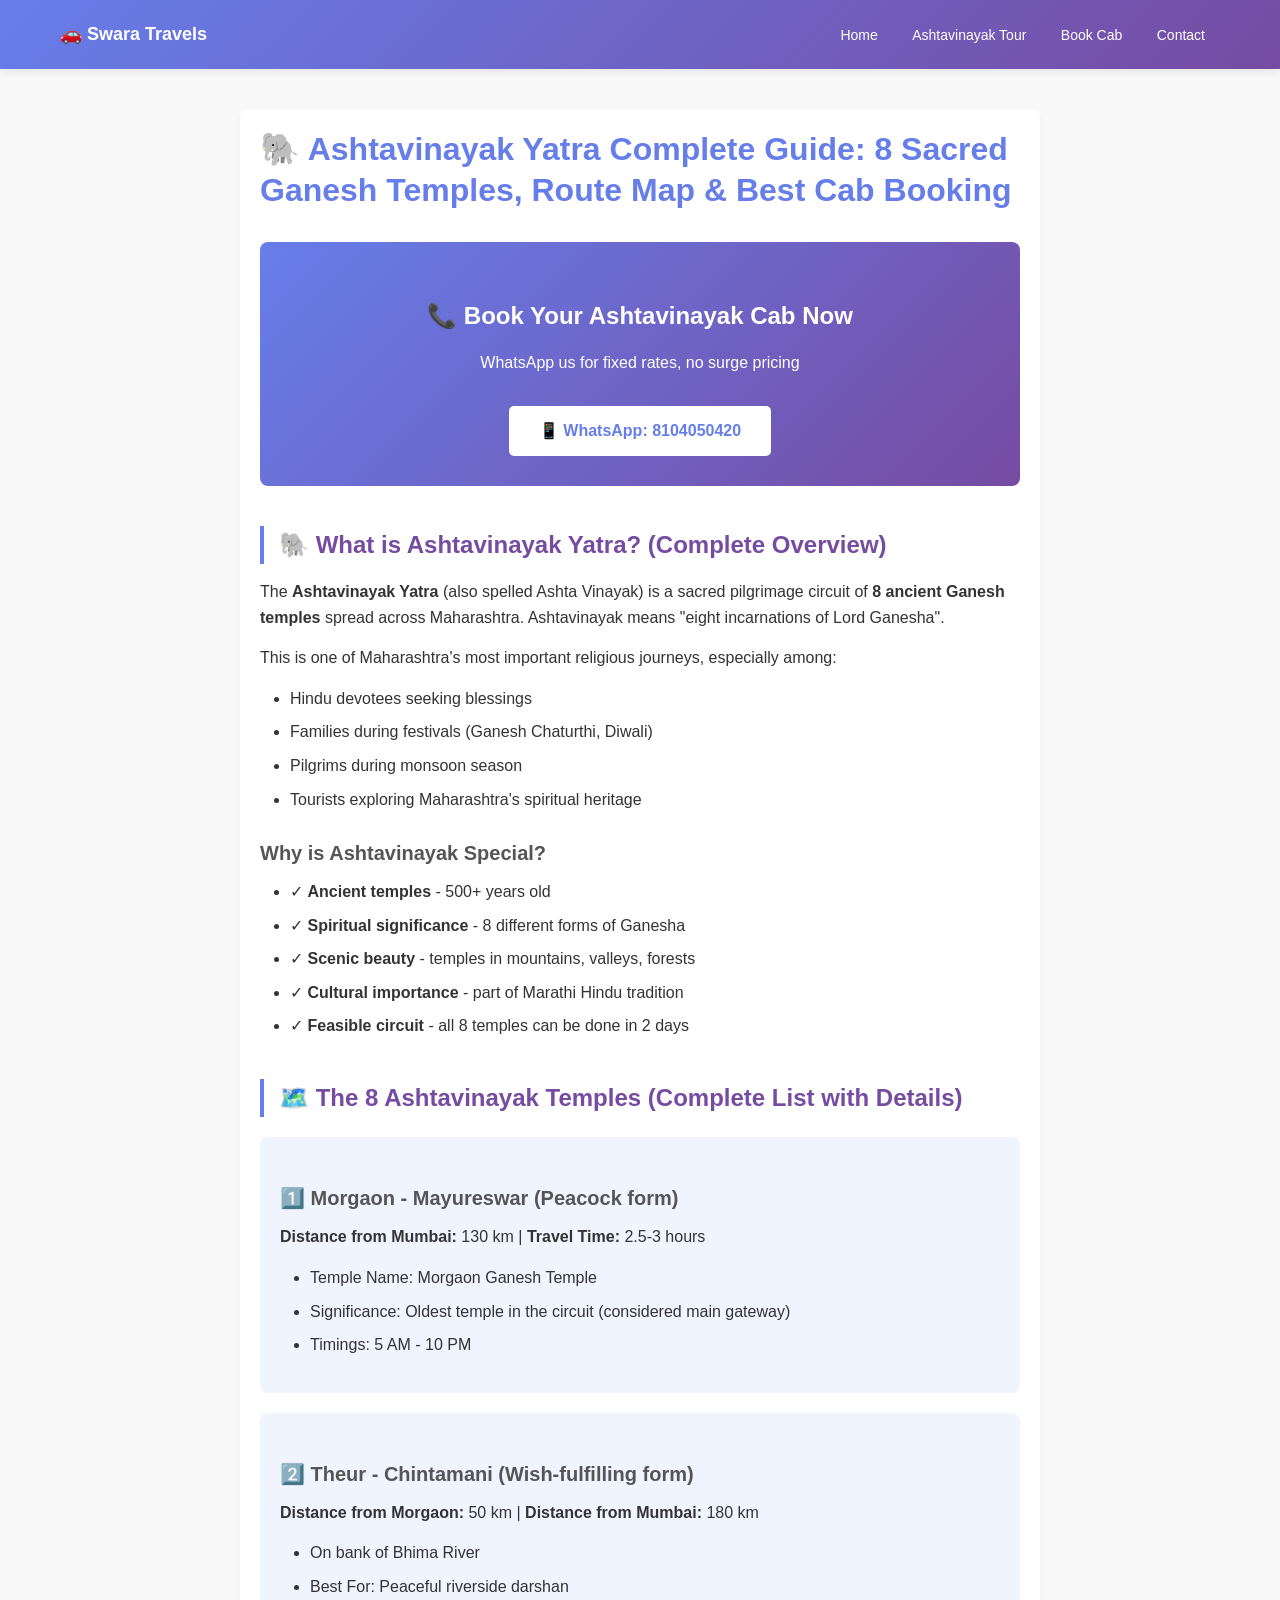
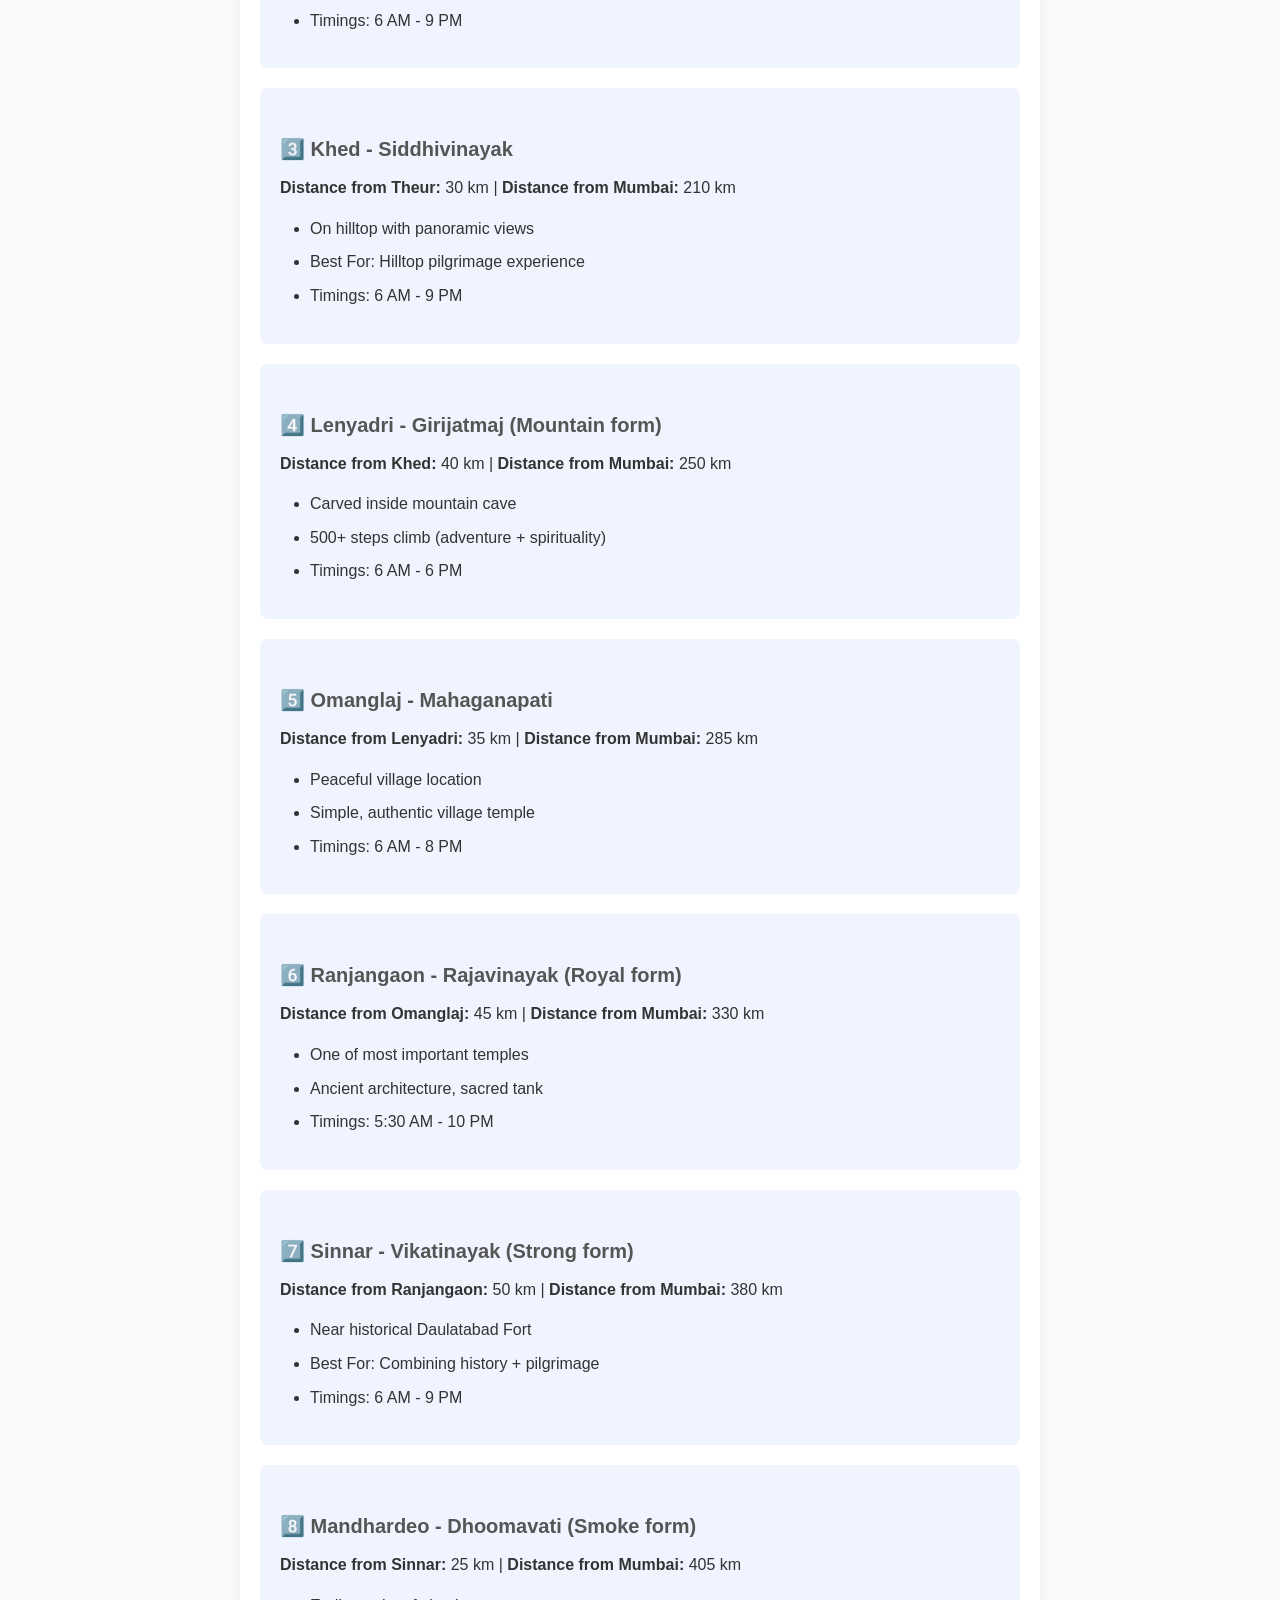
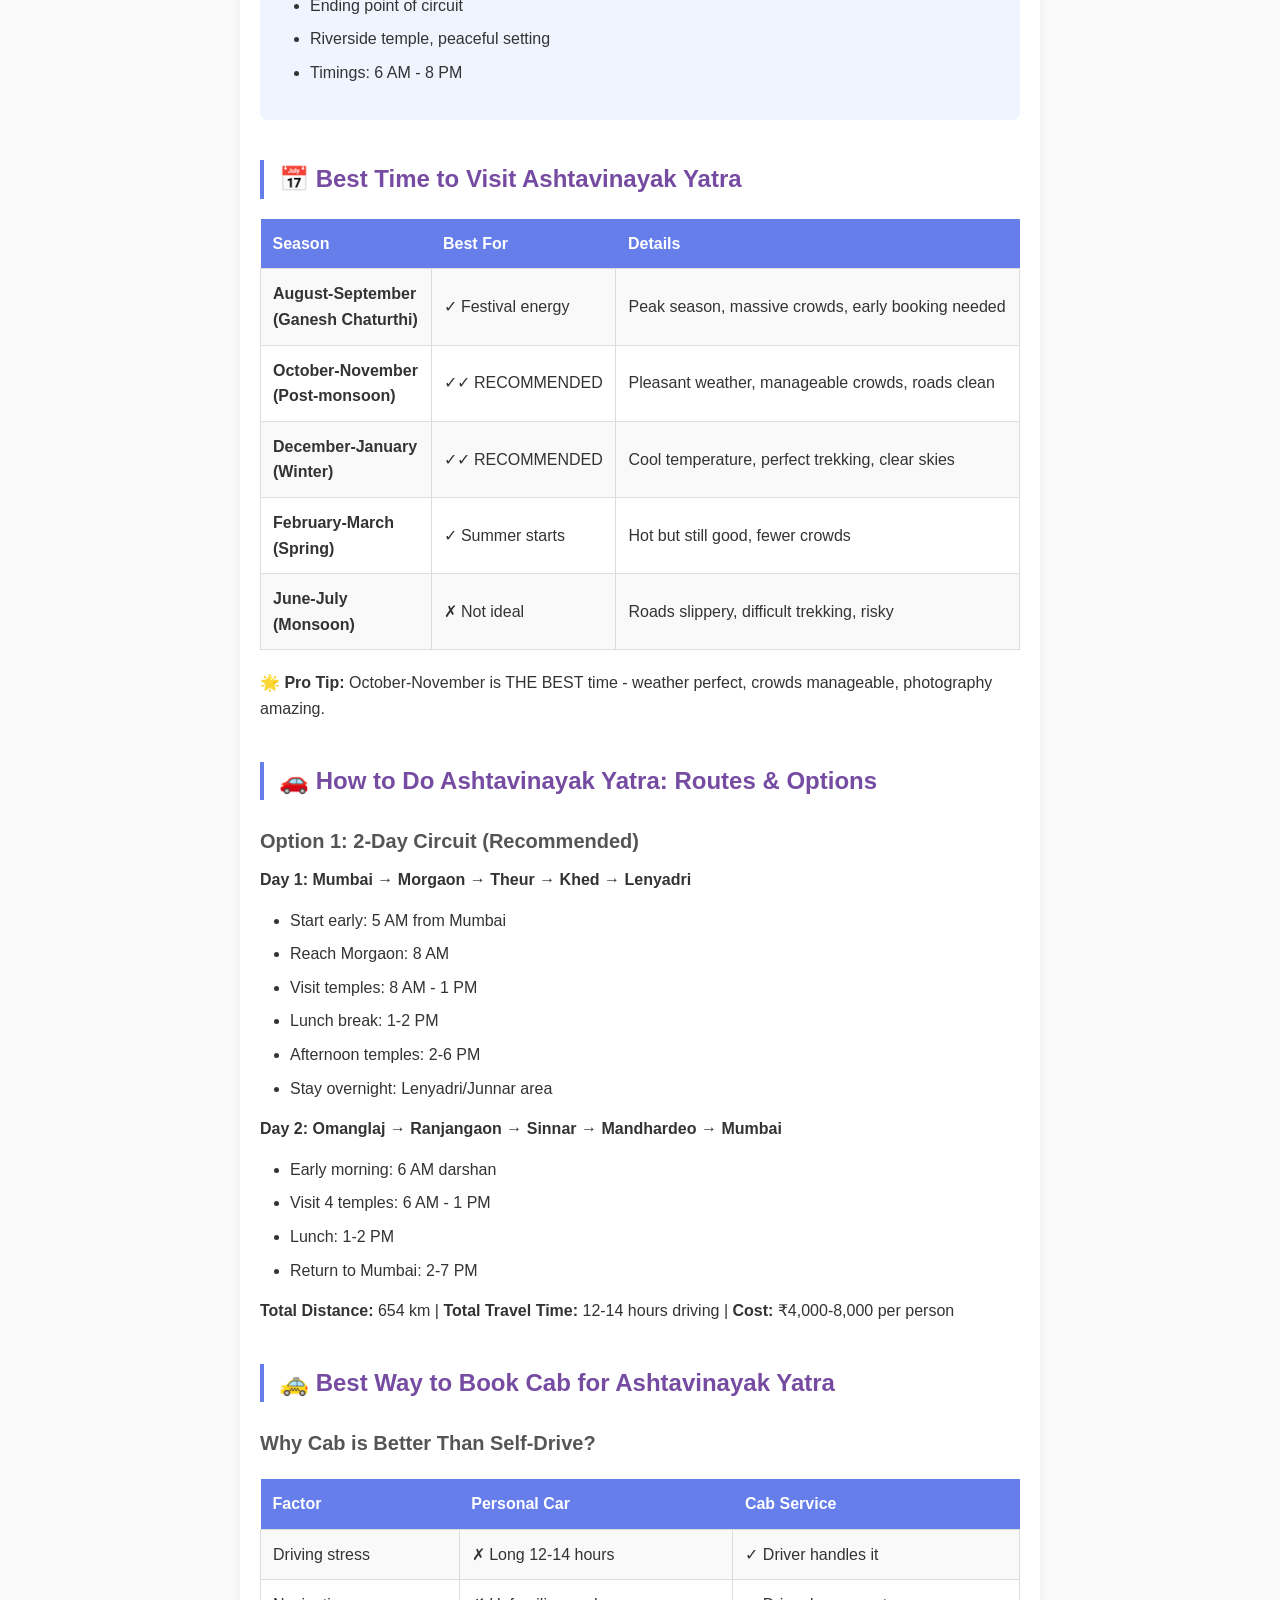
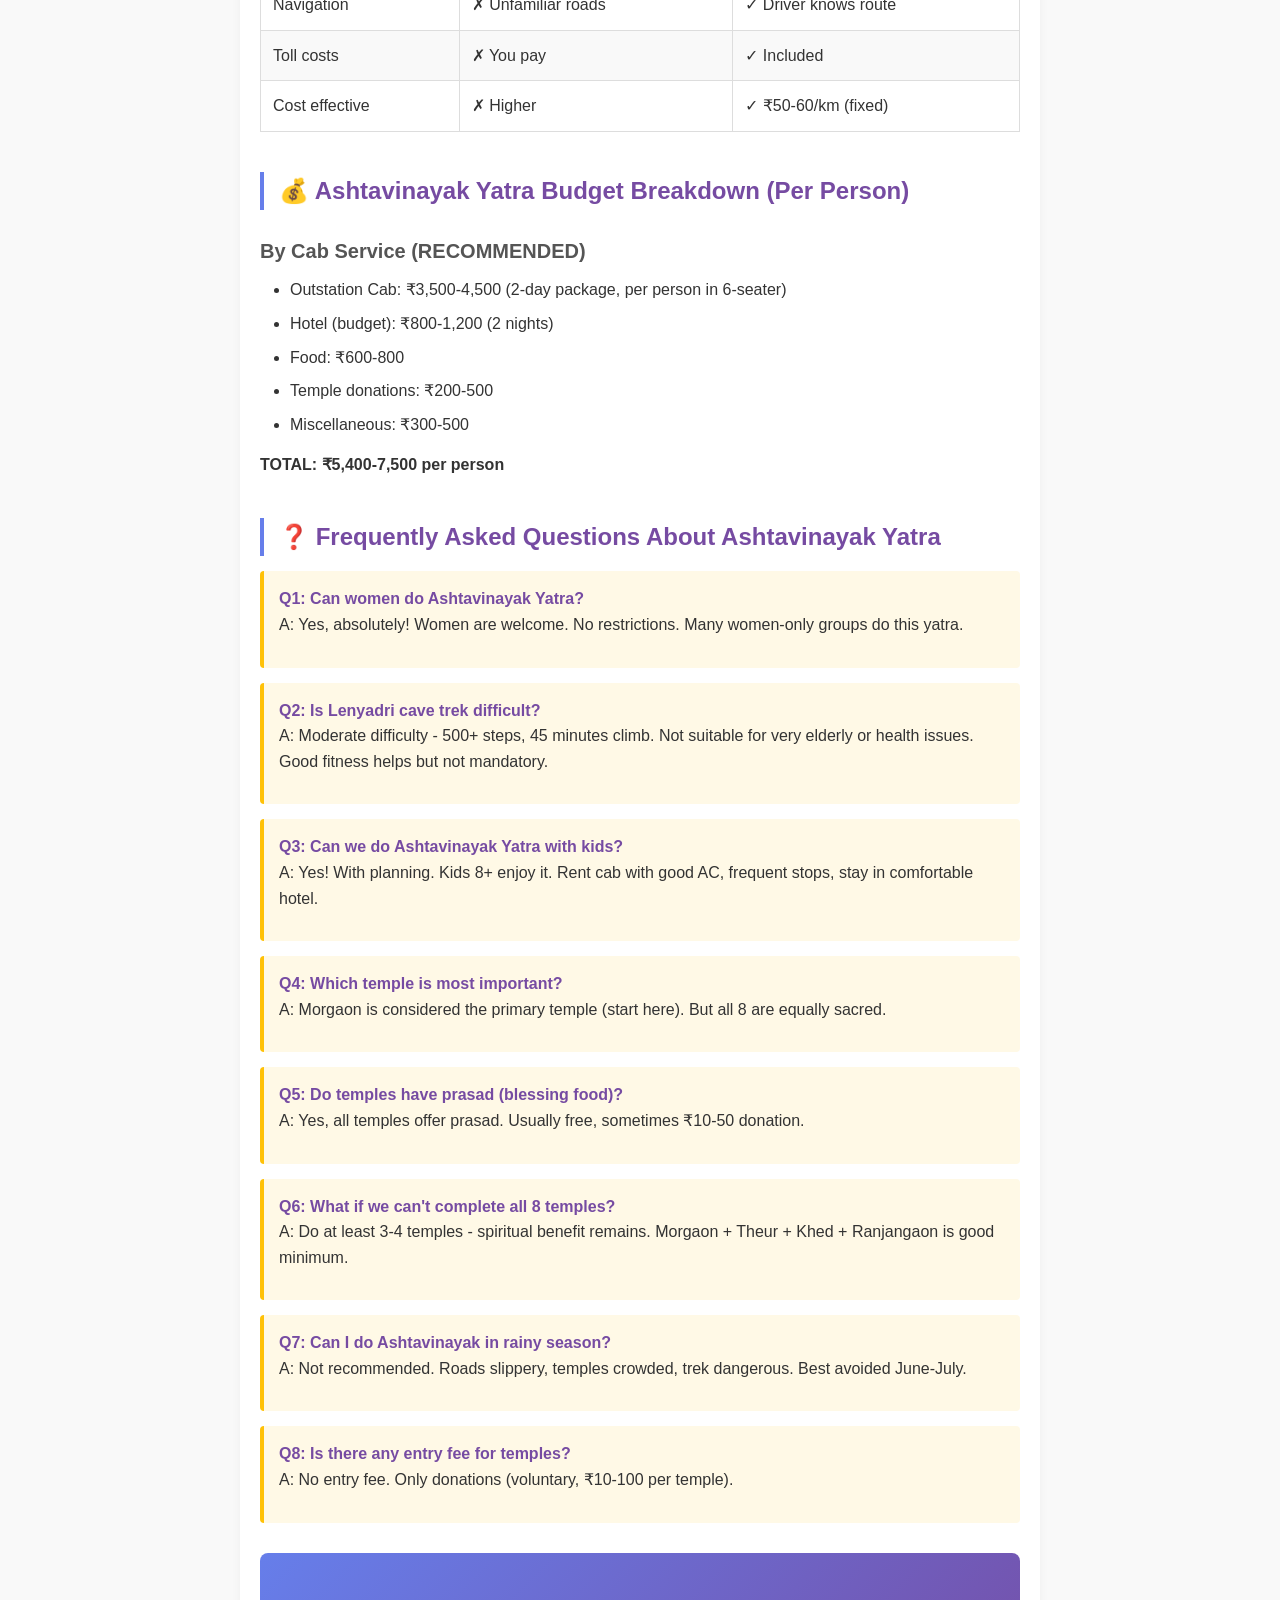
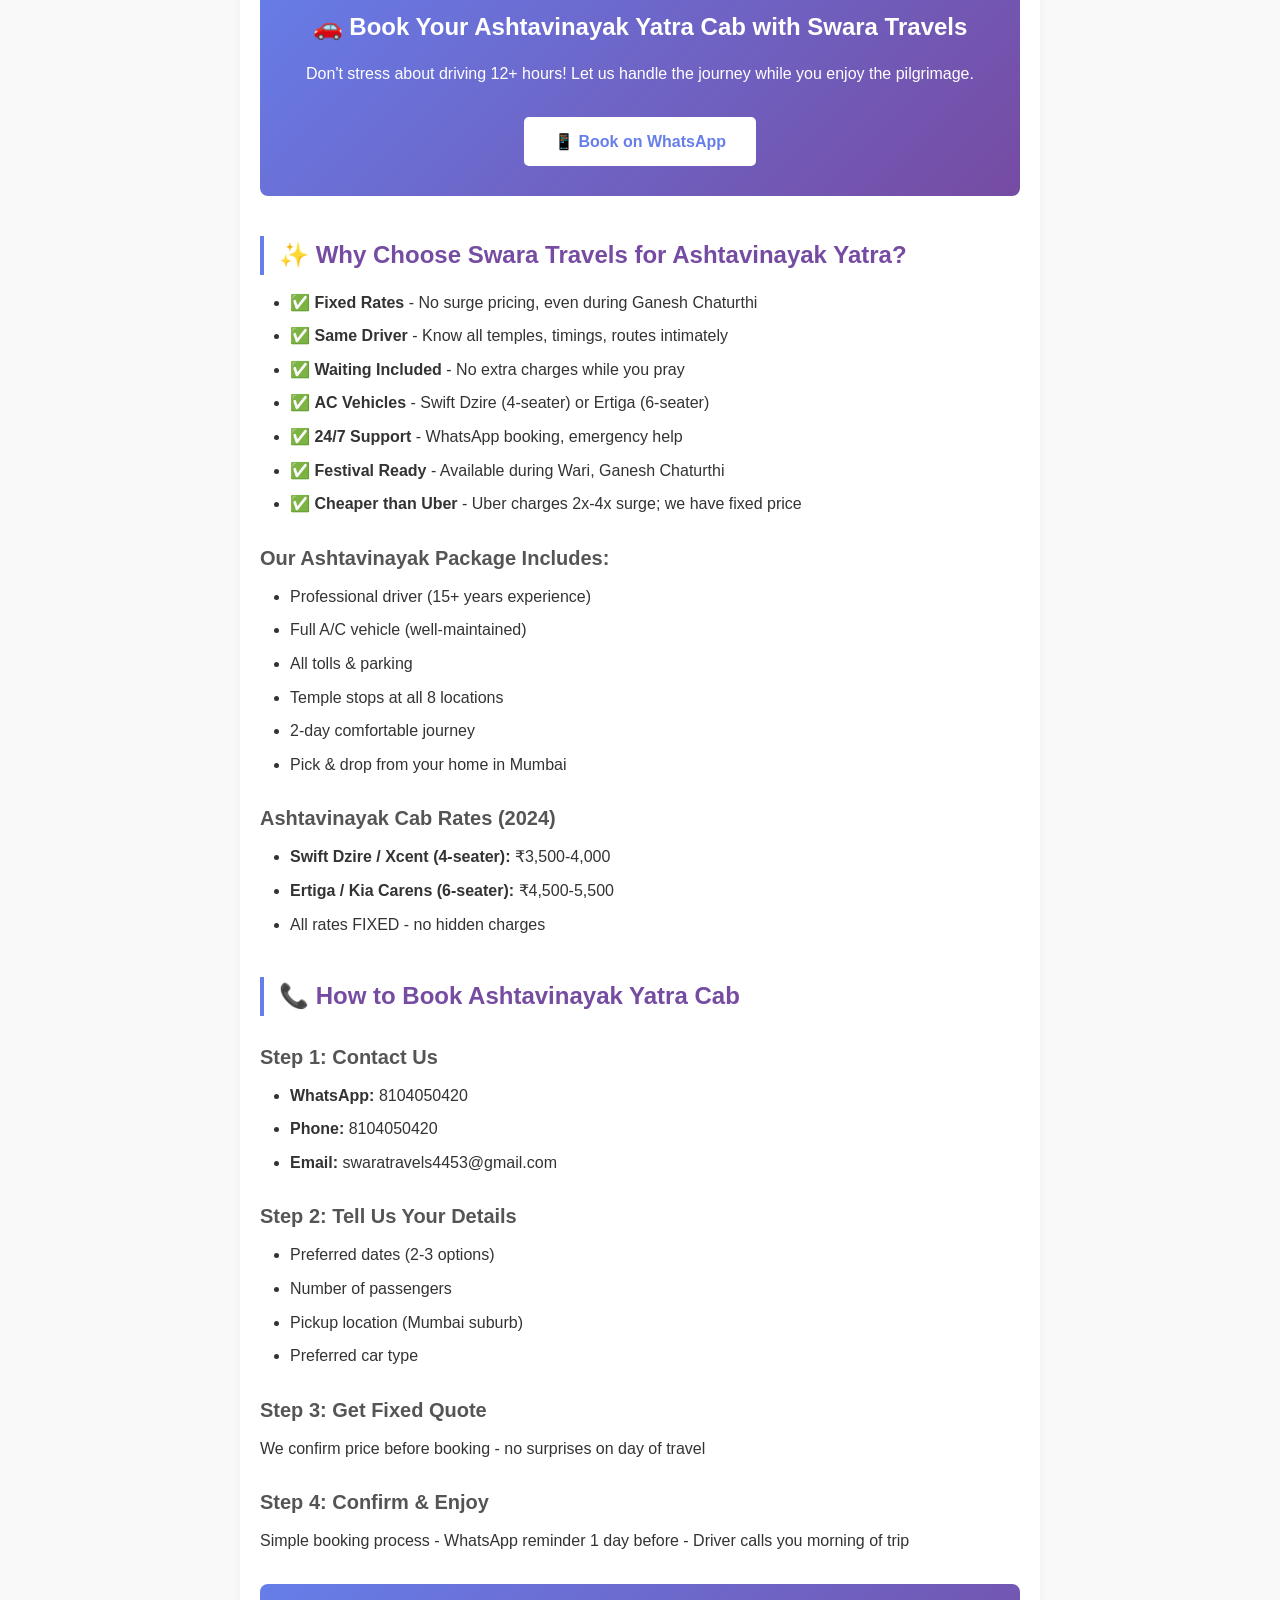
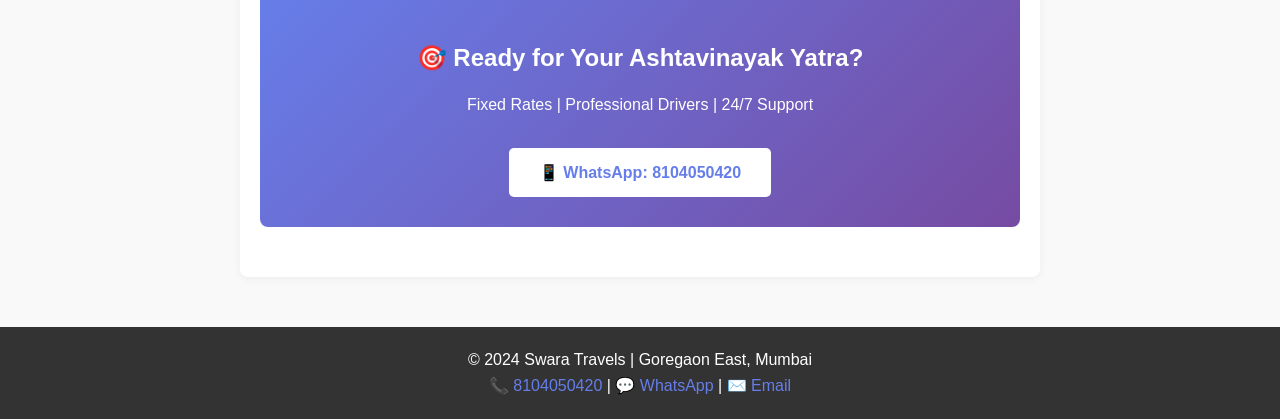
<file: blog-ashtavinayak.html>
<!DOCTYPE html>
<html lang="en">
<head>
    <meta charset="UTF-8">
    <meta name="viewport" content="width=device-width, initial-scale=1.0">
    <link rel="icon" href="data:image/svg+xml,<svg xmlns='http://www.w3.org/2000/svg' viewBox='0 0 100 100'><text y='.9em' font-size='90'>🚗</text></svg>">
    <title>Ashtavinayak Yatra Complete Guide | Swara Travels</title>
    <meta name="description" content="Complete Ashtavinayak Yatra guide from Mumbai. 8 temples, 654 km circuit, 2-day package. Best cab service, hotel tips, timings & FAQ. Book outstation cab now.">
    <meta name="keywords" content="Ashtavinayak Yatra, 8 temples Ganesh, pilgrimage tour from Mumbai, Ashtavinayak cab booking, best time to visit">
    <meta property="og:title" content="Ashtavinayak Yatra Complete Guide | Swara Travels">
    <meta property="og:description" content="8 Sacred Ganesh Temples Guide - Best Cab Booking for Pilgrimage">
    <meta property="og:url" content="https://swaratravels.vercel.app/blog-ashtavinayak.html">
    <meta property="og:type" content="article">
    
    <!-- Schema Markup -->
    <script type="application/ld+json">
    {
      "@context": "https://schema.org",
      "@type": "Article",
      "headline": "Ashtavinayak Yatra Complete Guide: 8 Sacred Ganesh Temples, Route Map & Best Cab Booking",
      "description": "Complete Ashtavinayak Yatra guide from Mumbai. 8 temples, 654 km circuit, 2-day package.",
      "author": {"@type": "Organization", "name": "Swara Travels"},
      "publisher": {"@type": "Organization", "name": "Swara Travels"},
      "datePublished": "2024-01-15",
      "dateModified": "2024-06-22"
    }
    </script>

    <style>
        * {
            margin: 0;
            padding: 0;
            box-sizing: border-box;
        }

        body {
            font-family: 'Segoe UI', Tahoma, Geneva, Verdana, sans-serif;
            line-height: 1.6;
            color: #333;
            background-color: #f9f9f9;
        }

        header {
            background: linear-gradient(135deg, #667eea 0%, #764ba2 100%);
            color: white;
            padding: 20px 0;
            box-shadow: 0 2px 10px rgba(0,0,0,0.1);
        }

        header nav {
            max-width: 1200px;
            margin: 0 auto;
            padding: 0 20px;
            display: flex;
            justify-content: space-between;
            align-items: center;
        }

        header nav a {
            color: white;
            text-decoration: none;
            margin: 0 15px;
            font-size: 14px;
            transition: opacity 0.3s;
        }

        header nav a:hover {
            opacity: 0.8;
        }

        .container {
            max-width: 800px;
            margin: 40px auto;
            padding: 20px;
            background: white;
            border-radius: 8px;
            box-shadow: 0 2px 10px rgba(0,0,0,0.05);
        }

        article h1 {
            font-size: 32px;
            color: #667eea;
            margin-bottom: 20px;
            line-height: 1.3;
        }

        article h2 {
            font-size: 24px;
            color: #764ba2;
            margin-top: 40px;
            margin-bottom: 15px;
            border-left: 4px solid #667eea;
            padding-left: 15px;
        }

        article h3 {
            font-size: 20px;
            color: #555;
            margin-top: 25px;
            margin-bottom: 10px;
        }

        article p {
            margin-bottom: 15px;
            font-size: 16px;
        }

        article ul, article ol {
            margin-left: 30px;
            margin-bottom: 15px;
        }

        article li {
            margin-bottom: 8px;
        }

        .temple-list {
            background: #f0f4ff;
            padding: 20px;
            border-radius: 8px;
            margin: 20px 0;
        }

        table {
            width: 100%;
            border-collapse: collapse;
            margin: 20px 0;
        }

        table th {
            background-color: #667eea;
            color: white;
            padding: 12px;
            text-align: left;
        }

        table td {
            border: 1px solid #ddd;
            padding: 12px;
        }

        table tr:nth-child(even) {
            background-color: #f9f9f9;
        }

        .cta-box {
            background: linear-gradient(135deg, #667eea 0%, #764ba2 100%);
            color: white;
            padding: 30px;
            border-radius: 8px;
            text-align: center;
            margin: 30px 0;
        }

        .cta-box h3 {
            color: white;
            font-size: 24px;
            margin-bottom: 15px;
        }

        .cta-box a {
            display: inline-block;
            background: white;
            color: #667eea;
            padding: 12px 30px;
            border-radius: 5px;
            text-decoration: none;
            font-weight: bold;
            margin-top: 15px;
            transition: transform 0.3s;
        }

        .cta-box a:hover {
            transform: scale(1.05);
        }

        .faq {
            background: #fff9e6;
            padding: 15px;
            border-left: 4px solid #ffc107;
            margin: 15px 0;
            border-radius: 4px;
        }

        .faq strong {
            color: #764ba2;
        }

        footer {
            background: #333;
            color: white;
            text-align: center;
            padding: 20px;
            margin-top: 50px;
        }

        footer a {
            color: #667eea;
            text-decoration: none;
        }

        @media (max-width: 768px) {
            article h1 {
                font-size: 24px;
            }

            article h2 {
                font-size: 20px;
            }

            .container {
                margin: 20px;
                padding: 15px;
            }

            table {
                font-size: 14px;
            }

            table th, table td {
                padding: 8px;
            }
        }
    </style>
</head>
<body>
    <!-- HEADER -->
    <header>
        <nav>
            <div style="font-weight: bold; font-size: 18px;">🚗 Swara Travels</div>
            <div>
                <a href="index.html">Home</a>
                <a href="Ashtavinayak.html">Ashtavinayak Tour</a>
                <a href="book-cab.html">Book Cab</a>
                <a href="contact.html">Contact</a>
            </div>
        </nav>
    </header>

    <!-- MAIN CONTENT -->
    <article class="container">

        <h1>🐘 Ashtavinayak Yatra Complete Guide: 8 Sacred Ganesh Temples, Route Map & Best Cab Booking</h1>

        <div class="cta-box">
            <h3>📞 Book Your Ashtavinayak Cab Now</h3>
            <p>WhatsApp us for fixed rates, no surge pricing</p>
            <a href="https://wa.me/918104050420?text=Hello%20Swara%20Travels,%20I%20want%20to%20book%20Ashtavinayak%20Yatra%20cab">📱 WhatsApp: 8104050420</a>
        </div>

        <h2>🐘 What is Ashtavinayak Yatra? (Complete Overview)</h2>
        <p>The <strong>Ashtavinayak Yatra</strong> (also spelled Ashta Vinayak) is a sacred pilgrimage circuit of <strong>8 ancient Ganesh temples</strong> spread across Maharashtra. Ashtavinayak means "eight incarnations of Lord Ganesha".</p>

        <p>This is one of Maharashtra's most important religious journeys, especially among:</p>
        <ul>
            <li>Hindu devotees seeking blessings</li>
            <li>Families during festivals (Ganesh Chaturthi, Diwali)</li>
            <li>Pilgrims during monsoon season</li>
            <li>Tourists exploring Maharashtra's spiritual heritage</li>
        </ul>

        <h3>Why is Ashtavinayak Special?</h3>
        <ul>
            <li>✓ <strong>Ancient temples</strong> - 500+ years old</li>
            <li>✓ <strong>Spiritual significance</strong> - 8 different forms of Ganesha</li>
            <li>✓ <strong>Scenic beauty</strong> - temples in mountains, valleys, forests</li>
            <li>✓ <strong>Cultural importance</strong> - part of Marathi Hindu tradition</li>
            <li>✓ <strong>Feasible circuit</strong> - all 8 temples can be done in 2 days</li>
        </ul>

        <h2>🗺️ The 8 Ashtavinayak Temples (Complete List with Details)</h2>

        <div class="temple-list">
            <h3>1️⃣ Morgaon - Mayureswar (Peacock form)</h3>
            <p><strong>Distance from Mumbai:</strong> 130 km | <strong>Travel Time:</strong> 2.5-3 hours</p>
            <ul>
                <li>Temple Name: Morgaon Ganesh Temple</li>
                <li>Significance: Oldest temple in the circuit (considered main gateway)</li>
                <li>Timings: 5 AM - 10 PM</li>
            </ul>
        </div>

        <div class="temple-list">
            <h3>2️⃣ Theur - Chintamani (Wish-fulfilling form)</h3>
            <p><strong>Distance from Morgaon:</strong> 50 km | <strong>Distance from Mumbai:</strong> 180 km</p>
            <ul>
                <li>On bank of Bhima River</li>
                <li>Best For: Peaceful riverside darshan</li>
                <li>Timings: 6 AM - 9 PM</li>
            </ul>
        </div>

        <div class="temple-list">
            <h3>3️⃣ Khed - Siddhivinayak</h3>
            <p><strong>Distance from Theur:</strong> 30 km | <strong>Distance from Mumbai:</strong> 210 km</p>
            <ul>
                <li>On hilltop with panoramic views</li>
                <li>Best For: Hilltop pilgrimage experience</li>
                <li>Timings: 6 AM - 9 PM</li>
            </ul>
        </div>

        <div class="temple-list">
            <h3>4️⃣ Lenyadri - Girijatmaj (Mountain form)</h3>
            <p><strong>Distance from Khed:</strong> 40 km | <strong>Distance from Mumbai:</strong> 250 km</p>
            <ul>
                <li>Carved inside mountain cave</li>
                <li>500+ steps climb (adventure + spirituality)</li>
                <li>Timings: 6 AM - 6 PM</li>
            </ul>
        </div>

        <div class="temple-list">
            <h3>5️⃣ Omanglaj - Mahaganapati</h3>
            <p><strong>Distance from Lenyadri:</strong> 35 km | <strong>Distance from Mumbai:</strong> 285 km</p>
            <ul>
                <li>Peaceful village location</li>
                <li>Simple, authentic village temple</li>
                <li>Timings: 6 AM - 8 PM</li>
            </ul>
        </div>

        <div class="temple-list">
            <h3>6️⃣ Ranjangaon - Rajavinayak (Royal form)</h3>
            <p><strong>Distance from Omanglaj:</strong> 45 km | <strong>Distance from Mumbai:</strong> 330 km</p>
            <ul>
                <li>One of most important temples</li>
                <li>Ancient architecture, sacred tank</li>
                <li>Timings: 5:30 AM - 10 PM</li>
            </ul>
        </div>

        <div class="temple-list">
            <h3>7️⃣ Sinnar - Vikatinayak (Strong form)</h3>
            <p><strong>Distance from Ranjangaon:</strong> 50 km | <strong>Distance from Mumbai:</strong> 380 km</p>
            <ul>
                <li>Near historical Daulatabad Fort</li>
                <li>Best For: Combining history + pilgrimage</li>
                <li>Timings: 6 AM - 9 PM</li>
            </ul>
        </div>

        <div class="temple-list">
            <h3>8️⃣ Mandhardeo - Dhoomavati (Smoke form)</h3>
            <p><strong>Distance from Sinnar:</strong> 25 km | <strong>Distance from Mumbai:</strong> 405 km</p>
            <ul>
                <li>Ending point of circuit</li>
                <li>Riverside temple, peaceful setting</li>
                <li>Timings: 6 AM - 8 PM</li>
            </ul>
        </div>

        <h2>📅 Best Time to Visit Ashtavinayak Yatra</h2>

        <table>
            <tr>
                <th>Season</th>
                <th>Best For</th>
                <th>Details</th>
            </tr>
            <tr>
                <td><strong>August-September<br>(Ganesh Chaturthi)</strong></td>
                <td>✓ Festival energy</td>
                <td>Peak season, massive crowds, early booking needed</td>
            </tr>
            <tr>
                <td><strong>October-November<br>(Post-monsoon)</strong></td>
                <td>✓✓ RECOMMENDED</td>
                <td>Pleasant weather, manageable crowds, roads clean</td>
            </tr>
            <tr>
                <td><strong>December-January<br>(Winter)</strong></td>
                <td>✓✓ RECOMMENDED</td>
                <td>Cool temperature, perfect trekking, clear skies</td>
            </tr>
            <tr>
                <td><strong>February-March<br>(Spring)</strong></td>
                <td>✓ Summer starts</td>
                <td>Hot but still good, fewer crowds</td>
            </tr>
            <tr>
                <td><strong>June-July<br>(Monsoon)</strong></td>
                <td>✗ Not ideal</td>
                <td>Roads slippery, difficult trekking, risky</td>
            </tr>
        </table>

        <p><strong>🌟 Pro Tip:</strong> October-November is THE BEST time - weather perfect, crowds manageable, photography amazing.</p>

        <h2>🚗 How to Do Ashtavinayak Yatra: Routes & Options</h2>

        <h3>Option 1: 2-Day Circuit (Recommended)</h3>
        <p><strong>Day 1: Mumbai → Morgaon → Theur → Khed → Lenyadri</strong></p>
        <ul>
            <li>Start early: 5 AM from Mumbai</li>
            <li>Reach Morgaon: 8 AM</li>
            <li>Visit temples: 8 AM - 1 PM</li>
            <li>Lunch break: 1-2 PM</li>
            <li>Afternoon temples: 2-6 PM</li>
            <li>Stay overnight: Lenyadri/Junnar area</li>
        </ul>

        <p><strong>Day 2: Omanglaj → Ranjangaon → Sinnar → Mandhardeo → Mumbai</strong></p>
        <ul>
            <li>Early morning: 6 AM darshan</li>
            <li>Visit 4 temples: 6 AM - 1 PM</li>
            <li>Lunch: 1-2 PM</li>
            <li>Return to Mumbai: 2-7 PM</li>
        </ul>

        <p><strong>Total Distance:</strong> 654 km | <strong>Total Travel Time:</strong> 12-14 hours driving | <strong>Cost:</strong> ₹4,000-8,000 per person</p>

        <h2>🚕 Best Way to Book Cab for Ashtavinayak Yatra</h2>

        <h3>Why Cab is Better Than Self-Drive?</h3>

        <table>
            <tr>
                <th>Factor</th>
                <th>Personal Car</th>
                <th>Cab Service</th>
            </tr>
            <tr>
                <td>Driving stress</td>
                <td>✗ Long 12-14 hours</td>
                <td>✓ Driver handles it</td>
            </tr>
            <tr>
                <td>Navigation</td>
                <td>✗ Unfamiliar roads</td>
                <td>✓ Driver knows route</td>
            </tr>
            <tr>
                <td>Toll costs</td>
                <td>✗ You pay</td>
                <td>✓ Included</td>
            </tr>
            <tr>
                <td>Cost effective</td>
                <td>✗ Higher</td>
                <td>✓ ₹50-60/km (fixed)</td>
            </tr>
        </table>

        <h2>💰 Ashtavinayak Yatra Budget Breakdown (Per Person)</h2>

        <h3>By Cab Service (RECOMMENDED)</h3>
        <ul>
            <li>Outstation Cab: ₹3,500-4,500 (2-day package, per person in 6-seater)</li>
            <li>Hotel (budget): ₹800-1,200 (2 nights)</li>
            <li>Food: ₹600-800</li>
            <li>Temple donations: ₹200-500</li>
            <li>Miscellaneous: ₹300-500</li>
        </ul>
        <p><strong>TOTAL: ₹5,400-7,500 per person</strong></p>

        <h2>❓ Frequently Asked Questions About Ashtavinayak Yatra</h2>

        <div class="faq">
            <strong>Q1: Can women do Ashtavinayak Yatra?</strong>
            <p>A: Yes, absolutely! Women are welcome. No restrictions. Many women-only groups do this yatra.</p>
        </div>

        <div class="faq">
            <strong>Q2: Is Lenyadri cave trek difficult?</strong>
            <p>A: Moderate difficulty - 500+ steps, 45 minutes climb. Not suitable for very elderly or health issues. Good fitness helps but not mandatory.</p>
        </div>

        <div class="faq">
            <strong>Q3: Can we do Ashtavinayak Yatra with kids?</strong>
            <p>A: Yes! With planning. Kids 8+ enjoy it. Rent cab with good AC, frequent stops, stay in comfortable hotel.</p>
        </div>

        <div class="faq">
            <strong>Q4: Which temple is most important?</strong>
            <p>A: Morgaon is considered the primary temple (start here). But all 8 are equally sacred.</p>
        </div>

        <div class="faq">
            <strong>Q5: Do temples have prasad (blessing food)?</strong>
            <p>A: Yes, all temples offer prasad. Usually free, sometimes ₹10-50 donation.</p>
        </div>

        <div class="faq">
            <strong>Q6: What if we can't complete all 8 temples?</strong>
            <p>A: Do at least 3-4 temples - spiritual benefit remains. Morgaon + Theur + Khed + Ranjangaon is good minimum.</p>
        </div>

        <div class="faq">
            <strong>Q7: Can I do Ashtavinayak in rainy season?</strong>
            <p>A: Not recommended. Roads slippery, temples crowded, trek dangerous. Best avoided June-July.</p>
        </div>

        <div class="faq">
            <strong>Q8: Is there any entry fee for temples?</strong>
            <p>A: No entry fee. Only donations (voluntary, ₹10-100 per temple).</p>
        </div>

        <div class="cta-box">
            <h3>🚗 Book Your Ashtavinayak Yatra Cab with Swara Travels</h3>
            <p>Don't stress about driving 12+ hours! Let us handle the journey while you enjoy the pilgrimage.</p>
            <a href="https://wa.me/918104050420?text=Hello%20Swara%20Travels,%20I%20want%20to%20book%20Ashtavinayak%20Yatra%20cab%20for%202%20days">📱 Book on WhatsApp</a>
        </div>

        <h2>✨ Why Choose Swara Travels for Ashtavinayak Yatra?</h2>
        <ul>
            <li>✅ <strong>Fixed Rates</strong> - No surge pricing, even during Ganesh Chaturthi</li>
            <li>✅ <strong>Same Driver</strong> - Know all temples, timings, routes intimately</li>
            <li>✅ <strong>Waiting Included</strong> - No extra charges while you pray</li>
            <li>✅ <strong>AC Vehicles</strong> - Swift Dzire (4-seater) or Ertiga (6-seater)</li>
            <li>✅ <strong>24/7 Support</strong> - WhatsApp booking, emergency help</li>
            <li>✅ <strong>Festival Ready</strong> - Available during Wari, Ganesh Chaturthi</li>
            <li>✅ <strong>Cheaper than Uber</strong> - Uber charges 2x-4x surge; we have fixed price</li>
        </ul>

        <h3>Our Ashtavinayak Package Includes:</h3>
        <ul>
            <li>Professional driver (15+ years experience)</li>
            <li>Full A/C vehicle (well-maintained)</li>
            <li>All tolls & parking</li>
            <li>Temple stops at all 8 locations</li>
            <li>2-day comfortable journey</li>
            <li>Pick & drop from your home in Mumbai</li>
        </ul>

        <h3>Ashtavinayak Cab Rates (2024)</h3>
        <ul>
            <li><strong>Swift Dzire / Xcent (4-seater):</strong> ₹3,500-4,000</li>
            <li><strong>Ertiga / Kia Carens (6-seater):</strong> ₹4,500-5,500</li>
            <li>All rates FIXED - no hidden charges</li>
        </ul>

        <h2>📞 How to Book Ashtavinayak Yatra Cab</h2>

        <h3>Step 1: Contact Us</h3>
        <ul>
            <li><strong>WhatsApp:</strong> 8104050420</li>
            <li><strong>Phone:</strong> 8104050420</li>
            <li><strong>Email:</strong> swaratravels4453@gmail.com</li>
        </ul>

        <h3>Step 2: Tell Us Your Details</h3>
        <ul>
            <li>Preferred dates (2-3 options)</li>
            <li>Number of passengers</li>
            <li>Pickup location (Mumbai suburb)</li>
            <li>Preferred car type</li>
        </ul>

        <h3>Step 3: Get Fixed Quote</h3>
        <p>We confirm price before booking - no surprises on day of travel</p>

        <h3>Step 4: Confirm & Enjoy</h3>
        <p>Simple booking process - WhatsApp reminder 1 day before - Driver calls you morning of trip</p>

        <div class="cta-box">
            <h3>🎯 Ready for Your Ashtavinayak Yatra?</h3>
            <p>Fixed Rates | Professional Drivers | 24/7 Support</p>
            <a href="https://wa.me/918104050420?text=I%20want%20to%20book%20Ashtavinayak%20Yatra%20cab">📱 WhatsApp: 8104050420</a>
        </div>

    </article>

    <!-- FOOTER -->
    <footer>
        <p>&copy; 2024 Swara Travels | Goregaon East, Mumbai</p>
        <p>📞 <a href="tel:8104050420">8104050420</a> | 💬 <a href="https://wa.me/918104050420">WhatsApp</a> | ✉️ <a href="mailto:swaratravels4453@gmail.com">Email</a></p>
    </footer>

</body>
</html>
</file>
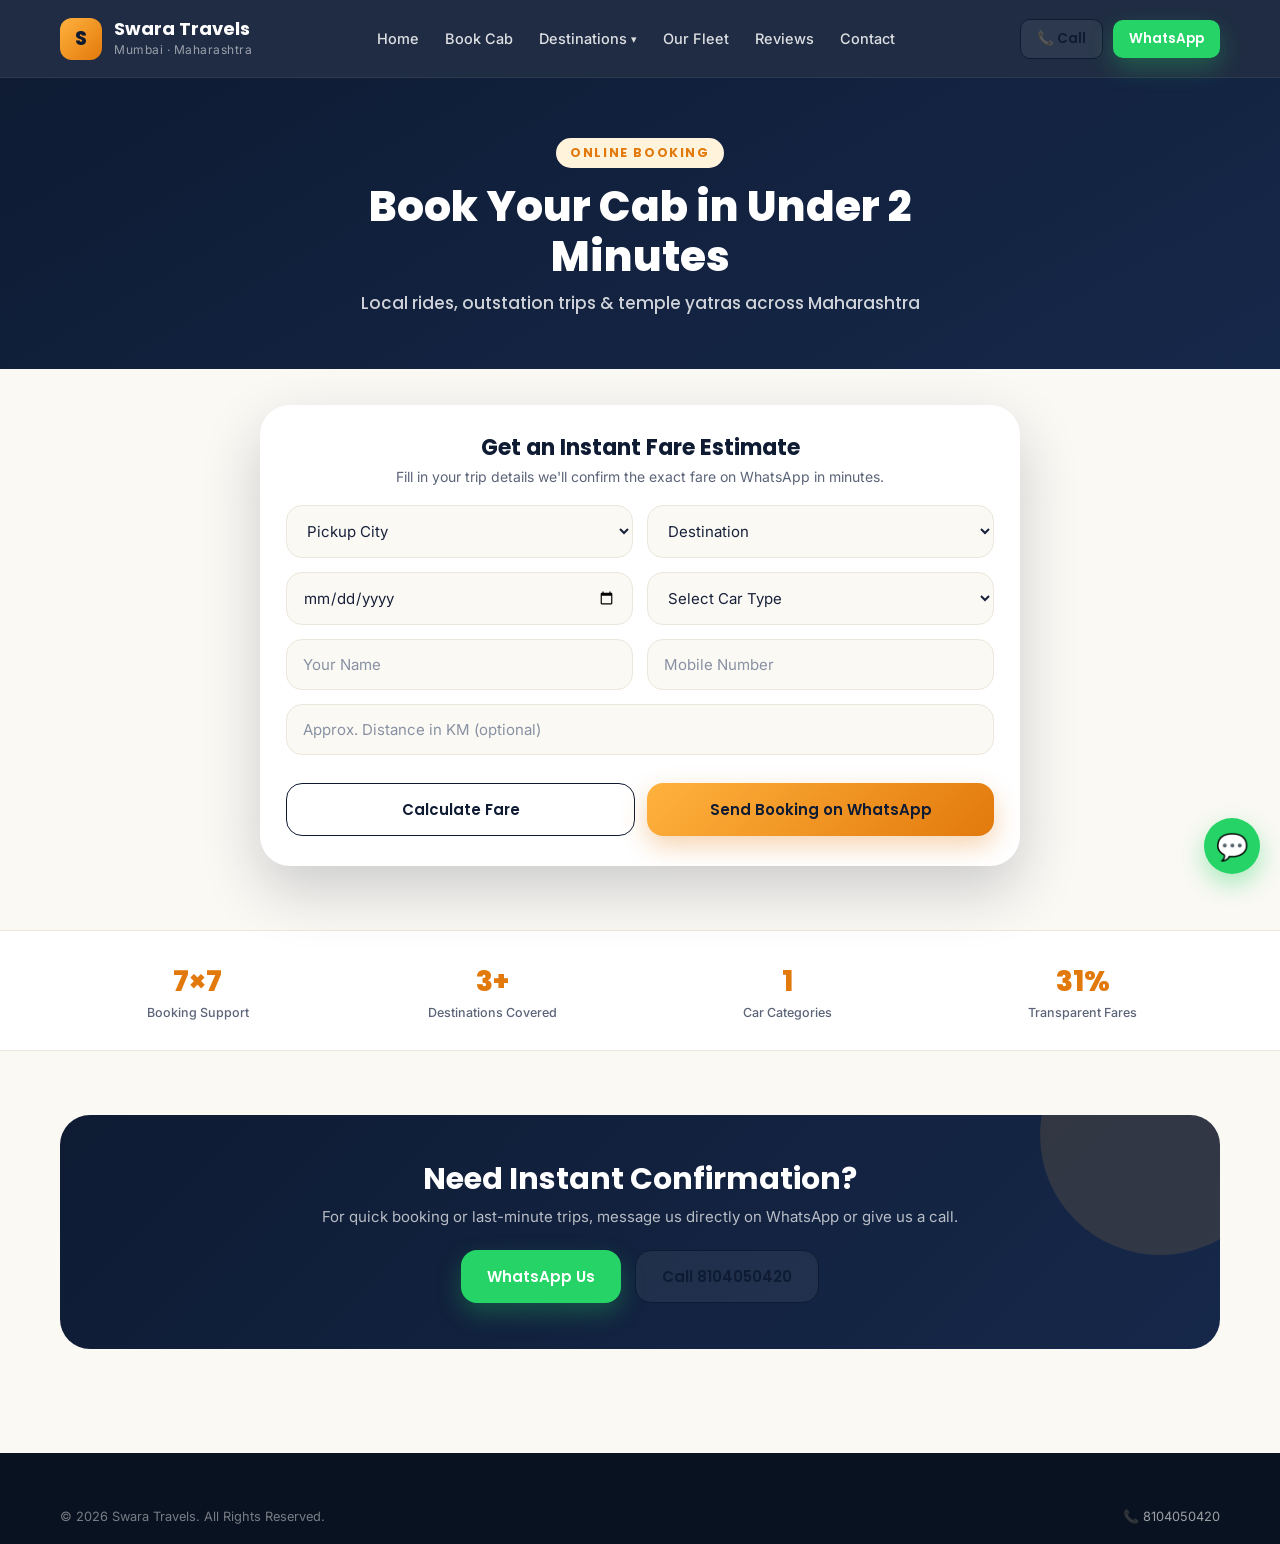
<file: book-cab.html>
<!DOCTYPE html>
<html lang="en">
<head>
  <meta charset="UTF-8" />
  <meta name="viewport" content="width=device-width, initial-scale=1.0" />
  <title>Book a Cab Online | Mumbai &amp; Maharashtra Taxi | Swara Travels</title>
  <meta name="description" content="Book your Mumbai local or Maharashtra outstation cab online with Swara Travels. Choose pickup, destination, car type and get an instant fare estimate confirmed on WhatsApp." />
  <link rel="canonical" href="https://swaratravels.vercel.app/book-cab.html" />
  <meta name="theme-color" content="#0E1B33" />
  <link rel="icon" type="image/svg+xml" href="favicon.svg" />

  <meta property="og:type" content="website" />
  <meta property="og:title" content="Book a Cab Online | Swara Travels" />
  <meta property="og:description" content="Book your Mumbai or outstation cab online instant fare estimate, confirmed on WhatsApp." />
  <meta property="og:url" content="https://swaratravels.vercel.app/book-cab.html" />
  <meta name="twitter:card" content="summary" />

  <link rel="preconnect" href="https://fonts.googleapis.com" />
  <link rel="preconnect" href="https://fonts.gstatic.com" crossorigin />
  <link href="https://fonts.googleapis.com/css2?family=Poppins:wght@500;600;700;800&family=Inter:wght@400;500;600;700&display=swap" rel="stylesheet" />
  <link rel="stylesheet" href="style.css" />
</head>
<body>

  <header class="site-header">
    <div class="header-inner">
      <a href="index.html" class="brand">
        <div class="brand-mark">S</div>
        <div class="brand-text"><p class="brand-name">Swara Travels</p><span>Mumbai · Maharashtra</span></div>
      </a>
      <div class="menu-toggle" onclick="toggleMenu()">☰</div>
      <nav class="main-nav" id="navMenu">
        <a href="index.html">Home</a>
        <a href="book-cab.html">Book Cab</a>
        <div class="nav-dropdown">
          <a href="#" onclick="toggleDropdown(event)">Destinations <span class="nav-caret">▾</span></a>
          <div class="nav-dropdown-menu" id="dropdownMenu">
            <a href="shirdi.html">Shirdi (Sai Baba)</a>
            <a href="lonavala.html">Lonavala</a>
            <a href="nashik.html">Nashik</a>
            <a href="Ashtavinayak.html">Ashtavinayak Yatra</a>
            <a href="solapur.html">Solapur</a>
          </div>
        </div>
        <a href="index.html#fleet">Our Fleet</a>
        <a href="reviews.html">Reviews</a>
        <a href="contact.html">Contact</a>
      </nav>
      <div class="header-cta">
        <a href="tel:+918104050420" class="btn btn-outline btn-sm">📞 Call</a>
        <a href="https://wa.me/918104050420" class="btn btn-whatsapp btn-sm">WhatsApp</a>
      </div>
    </div>
  </header>

  <!-- Hero -->
  <section class="page-hero" style="min-height:32vh;">
    <div class="container page-hero-inner">
      <span class="eyebrow">Online Booking</span>
      <h1>Book Your Cab in Under 2 Minutes</h1>
      <h3>Local rides, outstation trips &amp; temple yatras across Maharashtra</h3>
    </div>
  </section>

  <!-- Booking Form -->
  <section class="section" style="padding-top:36px;">
    <div class="container">
      <div class="booking-card reveal" id="booking" style="max-width:760px;">
        <div class="booking-card-head">
          <h2>Get an Instant Fare Estimate</h2>
          <p>Fill in your trip details we'll confirm the exact fare on WhatsApp in minutes.</p>
        </div>
        <form id="bookingForm" class="booking-form">
          <div class="form-grid">
            <select id="pickup">
              <option value="">Pickup City</option>
              <option value="Mumbai">Mumbai</option>
              <option value="Thane">Thane</option>
              <option value="Navi Mumbai">Navi Mumbai</option>
              <option value="Pune">Pune</option>
              <option value="Nashik">Nashik</option>
              <option value="Solapur">Solapur</option>
              <option value="Other">Other (mention in name field)</option>
            </select>
            <select id="destination">
              <option value="">Destination</option>
              <option value="Shirdi">Shirdi (Sai Baba)</option>
              <option value="Lonavala">Lonavala</option>
              <option value="Nashik">Nashik (Trimbakeshwar)</option>
              <option value="Ashtavinayak Yatra">Ashtavinayak Yatra</option>
              <option value="Solapur / Pandharpur">Solapur / Pandharpur</option>
              <option value="Mahabaleshwar">Mahabaleshwar</option>
              <option value="Mumbai Local">Mumbai Local</option>
              <option value="Other">Other (mention in name field)</option>
            </select>
            <input type="date" id="travelDate" placeholder="Travel Date" />
            <select id="car" required>
              <option value="">Select Car Type</option>
              <option value="Xcent Prime">Xcent Prime (Sedan, 4 Seats)</option>
              <option value="Swift Dzire">Swift Dzire (Sedan, 4 Seats)</option>
              <option value="WagonR">WagonR (Hatchback, 4 Seats)</option>
              <option value="Ertiga">Ertiga (SUV, 6 Seats)</option>
              <option value="Kia Carens">Kia Carens (SUV, 6 Seats)</option>
              <option value="Chevrolet Enjoy">Chevrolet Enjoy (SUV, 6 Seats)</option>
            </select>
            <input type="text" id="name" placeholder="Your Name" required />
            <input type="tel" id="mobile" placeholder="Mobile Number" maxlength="10" required />
            <input type="number" id="km" placeholder="Approx. Distance in KM (optional)" class="full-span" />
          </div>
          <p id="fare" class="fare-text"></p>
          <div class="form-actions">
            <button type="button" class="btn btn-outline btn-block" onclick="calculateFare()">Calculate Fare</button>
            <button type="submit" class="btn btn-gold btn-block">Send Booking on WhatsApp</button>
          </div>
        </form>
      </div>
    </div>
  </section>

  <!-- Trust strip -->
  <section class="trust-strip">
    <div class="container trust-grid">
      <div class="trust-item reveal"><div class="trust-num"><span data-count="24" data-suffix="×7">0×7</span></div><div class="trust-label">Booking Support</div></div>
      <div class="trust-item reveal"><div class="trust-num"><span data-count="10" data-suffix="+">0+</span></div><div class="trust-label">Destinations Covered</div></div>
      <div class="trust-item reveal"><div class="trust-num"><span data-count="6" data-suffix="">0</span></div><div class="trust-label">Car Categories</div></div>
      <div class="trust-item reveal"><div class="trust-num"><span data-count="100" data-suffix="%">0%</span></div><div class="trust-label">Transparent Fares</div></div>
    </div>
  </section>

  <!-- Need instant help -->
  <section class="section">
    <div class="container">
      <div class="cta-banner reveal">
        <div class="cta-banner-inner">
          <h2>Need Instant Confirmation?</h2>
          <p>For quick booking or last-minute trips, message us directly on WhatsApp or give us a call.</p>
          <div class="cta-buttons">
            <a href="https://wa.me/918104050420" class="btn btn-whatsapp">WhatsApp Us</a>
            <a href="tel:+918104050420" class="btn btn-outline">Call 8104050420</a>
          </div>
        </div>
      </div>
    </div>
  </section>

  <footer class="site-footer">
    <div class="container">
      <div class="footer-bottom" style="border-top:none; padding-top:0;">
        <span>© 2026 Swara Travels. All Rights Reserved.</span>
        <span><a href="tel:+918104050420">📞 8104050420</a></span>
      </div>
    </div>
  </footer>

  <a href="https://wa.me/918104050420" class="wa-float" aria-label="Chat on WhatsApp">💬</a>

  <nav class="bottom-nav">
    <a href="index.html" class="nav-item"><span>🏠</span><small>Home</small></a>
    <a href="book-cab.html" class="nav-item active"><span>🚕</span><small>Book</small></a>
    <a href="index.html#fleet" class="nav-item"><span>🖼️</span><small>Cars</small></a>
    <a href="contact.html" class="nav-item"><span>📞</span><small>Contact</small></a>
    <a href="reviews.html" class="nav-item"><span>⭐</span><small>Reviews</small></a>
  </nav>

  <script src="script.js"></script>
</body>
</html>
</file>
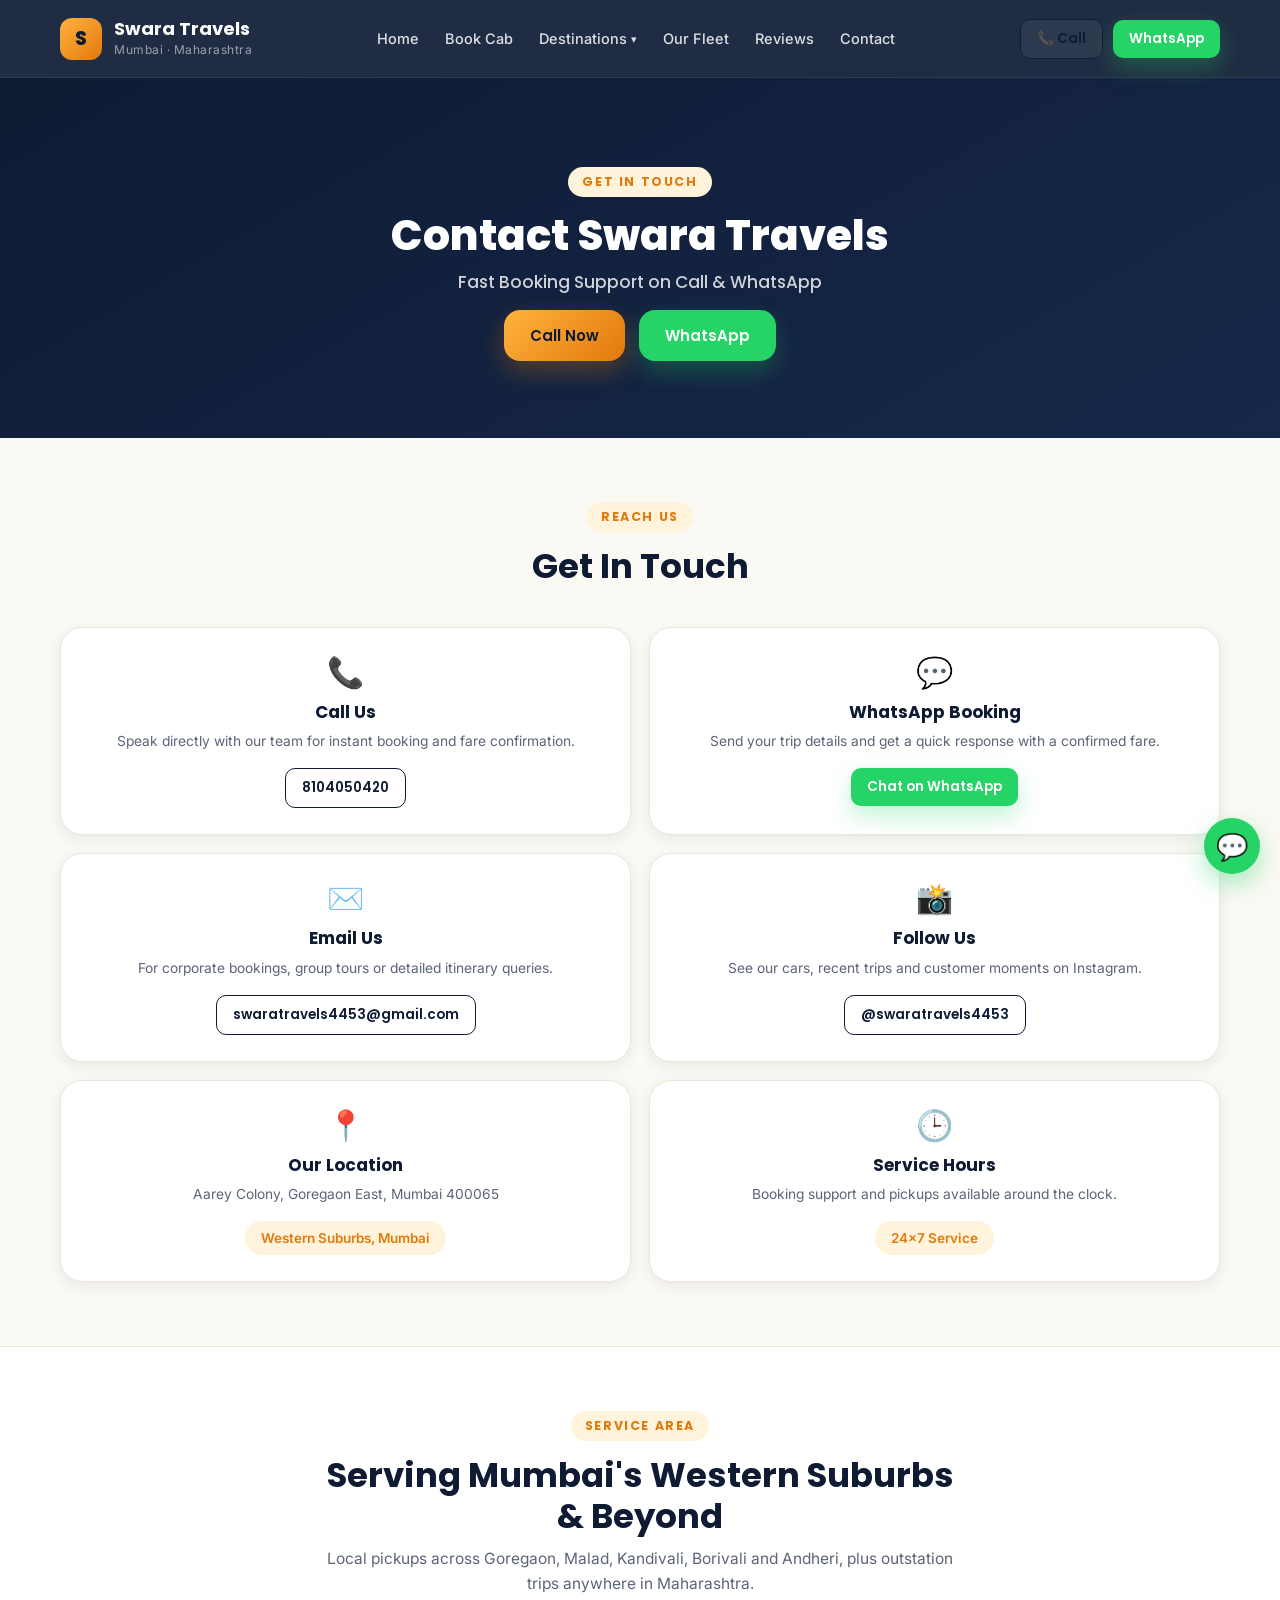
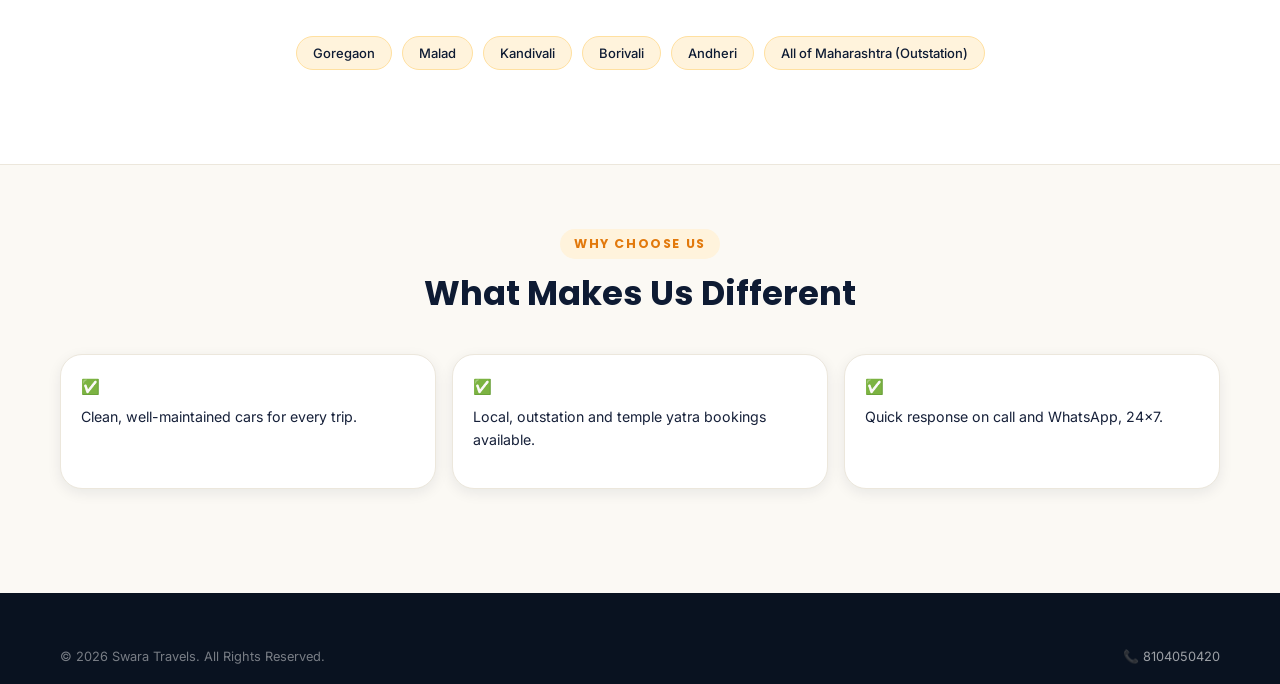
<file: contact.html>
<!DOCTYPE html>
<html lang="en">
<head>
  <meta charset="UTF-8" />
  <meta name="viewport" content="width=device-width, initial-scale=1.0" />
  <title>Contact Swara Travels | Goregaon East, Mumbai</title>
  <meta name="description" content="Contact Swara Travels for cab booking in Mumbai's Western Suburbs and outstation taxi across Maharashtra. Call, WhatsApp or visit us at Aarey Colony, Goregaon East, Mumbai." />
  <link rel="canonical" href="https://swaratravels.vercel.app/contact.html" />
  <meta name="theme-color" content="#0E1B33" />
  <link rel="icon" type="image/svg+xml" href="favicon.svg" />

  <meta property="og:type" content="website" />
  <meta property="og:title" content="Contact Swara Travels | Mumbai Cab &amp; Outstation Taxi" />
  <meta property="og:description" content="Call, WhatsApp or visit Swara Travels in Goregaon East, Mumbai for cab and outstation taxi booking." />
  <meta property="og:url" content="https://swaratravels.vercel.app/contact.html" />
  <meta name="twitter:card" content="summary" />

  <link rel="preconnect" href="https://fonts.googleapis.com" />
  <link rel="preconnect" href="https://fonts.gstatic.com" crossorigin />
  <link href="https://fonts.googleapis.com/css2?family=Poppins:wght@500;600;700;800&family=Inter:wght@400;500;600;700&display=swap" rel="stylesheet" />
  <link rel="stylesheet" href="style.css" />

  <script type="application/ld+json">
  {
    "@context": "https://schema.org",
    "@type": "TaxiService",
    "name": "Swara Travels",
    "image": "https://swaratravels.vercel.app/favicon.svg",
    "telephone": "+91-8104050420",
    "email": "swaratravels4453@gmail.com",
    "url": "https://swaratravels.vercel.app/",
    "address": {
      "@type": "PostalAddress",
      "streetAddress": "Aarey Colony, Goregaon East",
      "addressLocality": "Mumbai",
      "addressRegion": "Maharashtra",
      "postalCode": "400065",
      "addressCountry": "IN"
    },
    "areaServed": ["Goregaon", "Malad", "Kandivali", "Borivali", "Andheri", "Mumbai", "Maharashtra"],
    "priceRange": "₹₹",
    "sameAs": ["https://www.instagram.com/swaratravels4453/"]
  }
  </script>
</head>
<body>

  <header class="site-header">
    <div class="header-inner">
      <a href="index.html" class="brand">
        <div class="brand-mark">S</div>
        <div class="brand-text"><p class="brand-name">Swara Travels</p><span>Mumbai · Maharashtra</span></div>
      </a>
      <div class="menu-toggle" onclick="toggleMenu()">☰</div>
      <nav class="main-nav" id="navMenu">
        <a href="index.html">Home</a>
        <a href="book-cab.html">Book Cab</a>
        <div class="nav-dropdown">
          <a href="#" onclick="toggleDropdown(event)">Destinations <span class="nav-caret">▾</span></a>
          <div class="nav-dropdown-menu" id="dropdownMenu">
            <a href="shirdi.html">Shirdi (Sai Baba)</a>
            <a href="lonavala.html">Lonavala</a>
            <a href="nashik.html">Nashik</a>
            <a href="Ashtavinayak.html">Ashtavinayak Yatra</a>
            <a href="solapur.html">Solapur</a>
          </div>
        </div>
        <a href="index.html#fleet">Our Fleet</a>
        <a href="reviews.html">Reviews</a>
        <a href="contact.html">Contact</a>
      </nav>
      <div class="header-cta">
        <a href="tel:+918104050420" class="btn btn-outline btn-sm">📞 Call</a>
        <a href="https://wa.me/918104050420" class="btn btn-whatsapp btn-sm">WhatsApp</a>
      </div>
    </div>
  </header>

  <!-- Hero -->
  <section class="page-hero">
    <div class="container page-hero-inner">
      <span class="eyebrow">Get In Touch</span>
      <h1>Contact Swara Travels</h1>
      <h3>Fast Booking Support on Call &amp; WhatsApp</h3>
      <div class="hero-buttons" style="margin-top:18px; justify-content:center;">
        <a href="tel:+918104050420" class="btn btn-gold">Call Now</a>
        <a href="https://wa.me/918104050420" class="btn btn-whatsapp">WhatsApp</a>
      </div>
    </div>
  </section>

  <!-- Contact Cards -->
  <section class="section">
    <div class="container">
      <div class="section-head reveal">
        <span class="eyebrow">Reach Us</span>
        <h2>Get In Touch</h2>
      </div>

      <div class="contact-grid">
        <div class="contact-card reveal">
          <div class="contact-icon">📞</div>
          <h3>Call Us</h3>
          <p>Speak directly with our team for instant booking and fare confirmation.</p>
          <a href="tel:+918104050420" class="btn btn-outline btn-sm">8104050420</a>
        </div>

        <div class="contact-card reveal">
          <div class="contact-icon">💬</div>
          <h3>WhatsApp Booking</h3>
          <p>Send your trip details and get a quick response with a confirmed fare.</p>
          <a href="https://wa.me/918104050420" class="btn btn-whatsapp btn-sm">Chat on WhatsApp</a>
        </div>

        <div class="contact-card reveal">
          <div class="contact-icon">✉️</div>
          <h3>Email Us</h3>
          <p>For corporate bookings, group tours or detailed itinerary queries.</p>
          <a href="mailto:swaratravels4453@gmail.com" class="btn btn-outline btn-sm">swaratravels4453@gmail.com</a>
        </div>

        <div class="contact-card reveal">
          <div class="contact-icon">📸</div>
          <h3>Follow Us</h3>
          <p>See our cars, recent trips and customer moments on Instagram.</p>
          <a href="https://www.instagram.com/swaratravels4453/" class="btn btn-outline btn-sm">@swaratravels4453</a>
        </div>

        <div class="contact-card reveal">
          <div class="contact-icon">📍</div>
          <h3>Our Location</h3>
          <p>Aarey Colony, Goregaon East, Mumbai 400065</p>
          <span class="info-badge">Western Suburbs, Mumbai</span>
        </div>

        <div class="contact-card reveal">
          <div class="contact-icon">🕒</div>
          <h3>Service Hours</h3>
          <p>Booking support and pickups available around the clock.</p>
          <span class="info-badge">24×7 Service</span>
        </div>
      </div>
    </div>
  </section>

  <!-- Service Area -->
  <section class="section" style="background:var(--white); border-top:1px solid var(--line); border-bottom:1px solid var(--line);">
    <div class="container">
      <div class="section-head reveal">
        <span class="eyebrow">Service Area</span>
        <h2>Serving Mumbai's Western Suburbs &amp; Beyond</h2>
        <p>Local pickups across Goregaon, Malad, Kandivali, Borivali and Andheri, plus outstation trips anywhere in Maharashtra.</p>
      </div>
      <div class="hero-badges" style="justify-content:center;">
        <span class="hero-badge" style="color:var(--night); background:var(--marigold-pale); border-color:#FFE0A0;">Goregaon</span>
        <span class="hero-badge" style="color:var(--night); background:var(--marigold-pale); border-color:#FFE0A0;">Malad</span>
        <span class="hero-badge" style="color:var(--night); background:var(--marigold-pale); border-color:#FFE0A0;">Kandivali</span>
        <span class="hero-badge" style="color:var(--night); background:var(--marigold-pale); border-color:#FFE0A0;">Borivali</span>
        <span class="hero-badge" style="color:var(--night); background:var(--marigold-pale); border-color:#FFE0A0;">Andheri</span>
        <span class="hero-badge" style="color:var(--night); background:var(--marigold-pale); border-color:#FFE0A0;">All of Maharashtra (Outstation)</span>
      </div>
    </div>
  </section>

  <!-- Why choose us -->
  <section class="section">
    <div class="container">
      <div class="section-head reveal">
        <span class="eyebrow">Why Choose Us</span>
        <h2>What Makes Us Different</h2>
      </div>
      <div class="reviews-wrap">
        <div class="review reveal"><p class="stars">✅</p><p>Clean, well-maintained cars for every trip.</p></div>
        <div class="review reveal"><p class="stars">✅</p><p>Local, outstation and temple yatra bookings available.</p></div>
        <div class="review reveal"><p class="stars">✅</p><p>Quick response on call and WhatsApp, 24×7.</p></div>
      </div>
    </div>
  </section>

  <footer class="site-footer">
    <div class="container">
      <div class="footer-bottom" style="border-top:none; padding-top:0;">
        <span>© 2026 Swara Travels. All Rights Reserved.</span>
        <span><a href="tel:+918104050420">📞 8104050420</a></span>
      </div>
    </div>
  </footer>

  <a href="https://wa.me/918104050420" class="wa-float" aria-label="Chat on WhatsApp">💬</a>

  <nav class="bottom-nav">
    <a href="index.html" class="nav-item"><span>🏠</span><small>Home</small></a>
    <a href="book-cab.html" class="nav-item"><span>🚕</span><small>Book</small></a>
    <a href="index.html#fleet" class="nav-item"><span>🖼️</span><small>Cars</small></a>
    <a href="contact.html" class="nav-item active"><span>📞</span><small>Contact</small></a>
    <a href="reviews.html" class="nav-item"><span>⭐</span><small>Reviews</small></a>
  </nav>

  <script src="script.js"></script>
</body>
</html>
</file>
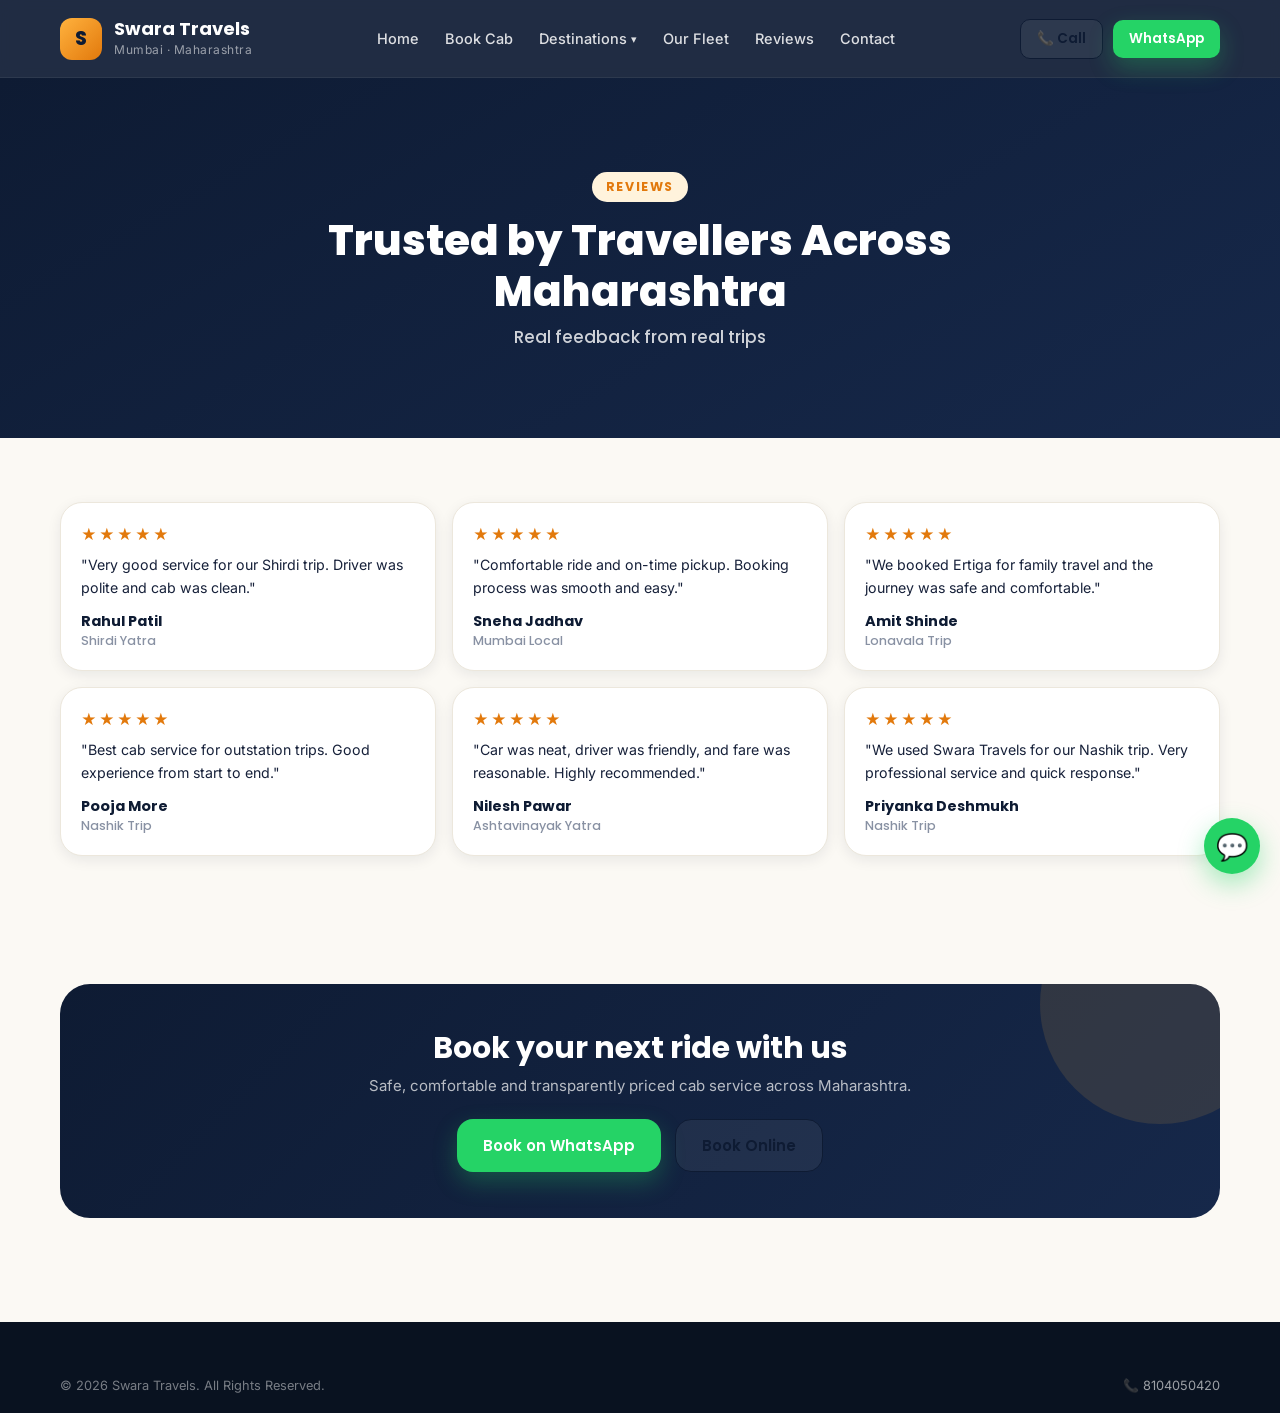
<file: reviews.html>
<!DOCTYPE html>
<html lang="en">
<head>
<meta charset="UTF-8" />
<meta name="viewport" content="width=device-width, initial-scale=1.0" />
<title>Customer Reviews | Swara Travels – Mumbai & Maharashtra Taxi Service</title>
<meta name="description" content="Read what customers say about Swara Travels — cab and tour bookings for Shirdi, Nashik, Lonavala, Ashtavinayak and more across Maharashtra." />
<link rel="canonical" href="https://swaratravels.vercel.app/reviews.html" />
<meta name="theme-color" content="#0E1B33" />
<link rel="icon" type="image/svg+xml" href="favicon.svg" />
<link rel="preconnect" href="https://fonts.googleapis.com" />
<link rel="preconnect" href="https://fonts.gstatic.com" crossorigin />
<link href="https://fonts.googleapis.com/css2?family=Poppins:wght@500;600;700;800&family=Inter:wght@400;500;600;700&display=swap" rel="stylesheet" />
<link rel="stylesheet" href="style.css" />
</head>
<body>

<header class="site-header">
  <div class="header-inner">
    <a href="index.html" class="brand">
      <div class="brand-mark">S</div>
      <div class="brand-text"><p class="brand-name">Swara Travels</p><span>Mumbai · Maharashtra</span></div>
    </a>
    <div class="menu-toggle" onclick="toggleMenu()">☰</div>
    <nav class="main-nav" id="navMenu">
      <a href="index.html">Home</a>
      <a href="book-cab.html">Book Cab</a>
      <div class="nav-dropdown">
        <a href="#" onclick="toggleDropdown(event)">Destinations <span class="nav-caret">▾</span></a>
        <div class="nav-dropdown-menu" id="dropdownMenu">
          <a href="shirdi.html">Shirdi (Sai Baba)</a>
          <a href="lonavala.html">Lonavala</a>
          <a href="nashik.html">Nashik</a>
          <a href="Ashtavinayak.html">Ashtavinayak Yatra</a>
          <a href="solapur.html">Solapur</a>
        </div>
      </div>
      <a href="index.html#fleet">Our Fleet</a>
      <a href="reviews.html">Reviews</a>
      <a href="contact.html">Contact</a>
    </nav>
    <div class="header-cta">
      <a href="tel:+918104050420" class="btn btn-outline btn-sm">📞 Call</a>
      <a href="https://wa.me/918104050420" class="btn btn-whatsapp btn-sm">WhatsApp</a>
    </div>
  </div>
</header>

<section class="page-hero">
  <div class="container page-hero-inner">
    <span class="eyebrow">Reviews</span>
    <h1>Trusted by Travellers Across Maharashtra</h1>
    <h3>Real feedback from real trips</h3>
  </div>
</section>

<section class="section">
  <div class="container">
    <div class="reviews-wrap">
      <div class="review reveal"><p class="stars">★★★★★</p><p>"Very good service for our Shirdi trip. Driver was polite and cab was clean."</p><h4>Rahul Patil<span>Shirdi Yatra</span></h4></div>
      <div class="review reveal"><p class="stars">★★★★★</p><p>"Comfortable ride and on-time pickup. Booking process was smooth and easy."</p><h4>Sneha Jadhav<span>Mumbai Local</span></h4></div>
      <div class="review reveal"><p class="stars">★★★★★</p><p>"We booked Ertiga for family travel and the journey was safe and comfortable."</p><h4>Amit Shinde<span>Lonavala Trip</span></h4></div>
      <div class="review reveal"><p class="stars">★★★★★</p><p>"Best cab service for outstation trips. Good experience from start to end."</p><h4>Pooja More<span>Nashik Trip</span></h4></div>
      <div class="review reveal"><p class="stars">★★★★★</p><p>"Car was neat, driver was friendly, and fare was reasonable. Highly recommended."</p><h4>Nilesh Pawar<span>Ashtavinayak Yatra</span></h4></div>
      <div class="review reveal"><p class="stars">★★★★★</p><p>"We used Swara Travels for our Nashik trip. Very professional service and quick response."</p><h4>Priyanka Deshmukh<span>Nashik Trip</span></h4></div>
    </div>
  </div>
</section>

<section class="section">
  <div class="container">
    <div class="cta-banner reveal">
      <div class="cta-banner-inner">
        <h2>Book your next ride with us</h2>
        <p>Safe, comfortable and transparently priced cab service across Maharashtra.</p>
        <div class="cta-buttons">
          <a href="https://wa.me/918104050420" class="btn btn-whatsapp">Book on WhatsApp</a>
          <a href="book-cab.html" class="btn btn-outline">Book Online</a>
        </div>
      </div>
    </div>
  </div>
</section>

<footer class="site-footer">
  <div class="container">
    <div class="footer-bottom" style="border-top:none; padding-top:0;">
      <span>© 2026 Swara Travels. All Rights Reserved.</span>
      <span><a href="tel:+918104050420">📞 8104050420</a></span>
    </div>
  </div>
</footer>

<a href="https://wa.me/918104050420" class="wa-float" aria-label="Chat on WhatsApp">💬</a>

<nav class="bottom-nav">
  <a href="index.html" class="nav-item"><span>🏠</span><small>Home</small></a>
  <a href="book-cab.html" class="nav-item"><span>🚕</span><small>Book</small></a>
  <a href="index.html#fleet" class="nav-item"><span>🖼️</span><small>Cars</small></a>
  <a href="contact.html" class="nav-item"><span>📞</span><small>Contact</small></a>
  <a href="reviews.html" class="nav-item active"><span>⭐</span><small>Reviews</small></a>
</nav>

<script src="script.js"></script>
</body>
</html>
</file>
<file: style.css>
/* ============================================================
   SWARA TRAVELS — Design System
   Mumbai & Maharashtra Cabs · Outstation · Pilgrimage Tours
   ============================================================ */

:root {
  --night: #0E1B33;
  --night-2: #16284A;
  --night-3: #091220;
  --marigold: #FFB23E;
  --marigold-deep: #E2790C;
  --marigold-pale: #FFF3DC;
  --paper: #FBF9F4;
  --white: #FFFFFF;
  --ink: #17213A;
  --muted: #5B6478;
  --muted-2: #8891A3;
  --line: #ECE7DC;
  --line-2: #E3DFD3;
  --whatsapp: #25D366;
  --whatsapp-deep: #1EBE5D;

  --radius-sm: 10px;
  --radius-md: 16px;
  --radius-lg: 22px;
  --radius-xl: 30px;

  --shadow-sm: 0 4px 14px rgba(14, 27, 51, 0.08);
  --shadow-md: 0 10px 30px rgba(14, 27, 51, 0.12);
  --shadow-lg: 0 24px 60px rgba(14, 27, 51, 0.20);

  --font-display: "Poppins", "Segoe UI", sans-serif;
  --font-body: "Inter", "Segoe UI", sans-serif;

  --container: 1160px;
  --header-h: 78px;
  --header-h-mobile: 64px;
}

/* ================= RESET ================= */
* { margin: 0; padding: 0; box-sizing: border-box; }

html { scroll-behavior: smooth; }

body {
  font-family: var(--font-body);
  background: var(--paper);
  color: var(--ink);
  padding-top: var(--header-h);
  overflow-x: hidden;
  -webkit-font-smoothing: antialiased;
}

img { max-width: 100%; display: block; }

a { text-decoration: none; color: inherit; }

ul { list-style: none; }

h1, h2, h3, h4 {
  font-family: var(--font-display);
  color: var(--night);
  line-height: 1.2;
}

button { font-family: inherit; cursor: pointer; }

.container {
  width: calc(100% - 32px);
  max-width: var(--container);
  margin: 0 auto;
}

.section { padding: 64px 0; }
.section-tight { padding: 28px 0 8px; }

.eyebrow {
  display: inline-block;
  font-family: var(--font-display);
  font-size: 12.5px;
  font-weight: 700;
  letter-spacing: 1.6px;
  text-transform: uppercase;
  color: var(--marigold-deep);
  background: var(--marigold-pale);
  padding: 6px 14px;
  border-radius: 999px;
  margin-bottom: 14px;
}

.section-head { text-align: center; max-width: 640px; margin: 0 auto 40px; }
.section-head h2 { font-size: clamp(24px, 4vw, 34px); font-weight: 700; margin-bottom: 10px; }
.section-head p { color: var(--muted); font-size: 15.5px; line-height: 1.6; }

/* ================= REVEAL ON SCROLL ================= */
.reveal { opacity: 0; transform: translateY(24px); transition: opacity 0.7s ease, transform 0.7s ease; }
.reveal.in-view { opacity: 1; transform: translateY(0); }

/* ================= BUTTONS ================= */
.btn {
  display: inline-flex;
  align-items: center;
  justify-content: center;
  gap: 8px;
  font-family: var(--font-display);
  font-weight: 600;
  font-size: 15px;
  padding: 14px 26px;
  border-radius: var(--radius-md);
  border: none;
  cursor: pointer;
  transition: transform 0.25s ease, box-shadow 0.25s ease, background 0.25s ease, opacity 0.25s ease;
  white-space: nowrap;
}

.btn-gold {
  background: linear-gradient(135deg, var(--marigold), var(--marigold-deep));
  color: var(--night);
  box-shadow: 0 10px 26px rgba(226, 121, 12, 0.32);
}
.btn-gold:hover { transform: translateY(-2px); box-shadow: 0 14px 32px rgba(226, 121, 12, 0.4); }

.btn-outline {
  background: rgba(255, 255, 255, 0.06);
  color: var(--night);
  border: 1.5px solid var(--night);
}
.btn-outline:hover { background: var(--night); color: var(--white); }

.btn-whatsapp {
  background: var(--whatsapp);
  color: var(--white);
  box-shadow: 0 10px 24px rgba(37, 211, 102, 0.28);
}
.btn-whatsapp:hover { background: var(--whatsapp-deep); transform: translateY(-2px); }

.btn-sm { padding: 9px 16px; font-size: 13.5px; border-radius: var(--radius-sm); }
.btn-block { width: 100%; }

/* On dark hero, outline button needs light styling */
.hero-home .btn-outline,
.page-hero .btn-outline {
  background: rgba(255, 255, 255, 0.1);
  color: var(--white);
  border: 1.5px solid rgba(255, 255, 255, 0.5);
}
.hero-home .btn-outline:hover,
.page-hero .btn-outline:hover { background: rgba(255, 255, 255, 0.2); }

/* ================= HEADER ================= */
.site-header {
  position: fixed;
  top: 0; left: 0; width: 100%;
  z-index: 1000;
  background: rgba(14, 27, 51, 0.92);
  backdrop-filter: blur(10px);
  -webkit-backdrop-filter: blur(10px);
  border-bottom: 1px solid rgba(255, 255, 255, 0.06);
  height: var(--header-h);
  display: flex;
  align-items: center;
}

.header-inner {
  width: calc(100% - 32px);
  max-width: var(--container);
  margin: 0 auto;
  display: flex;
  align-items: center;
  justify-content: space-between;
  gap: 18px;
}

.brand { display: flex; align-items: center; gap: 12px; }

.brand-mark {
  width: 42px; height: 42px;
  border-radius: 12px;
  background: linear-gradient(135deg, var(--marigold), var(--marigold-deep));
  color: var(--night);
  font-family: var(--font-display);
  font-weight: 800;
  font-size: 19px;
  display: flex; align-items: center; justify-content: center;
  flex-shrink: 0;
}

.brand-text .brand-name {
  color: var(--white);
  font-family: var(--font-display);
  font-weight: 700;
  font-size: 18px;
  line-height: 1.1;
}
.brand-text span { color: rgba(255, 255, 255, 0.55); font-size: 12px; letter-spacing: 0.5px; }

.main-nav { display: flex; align-items: center; gap: 26px; }
.main-nav > a {
  color: rgba(255, 255, 255, 0.85);
  font-size: 14.5px;
  font-weight: 500;
  transition: color 0.25s ease;
  white-space: nowrap;
}
.main-nav > a:hover { color: var(--marigold); }

.nav-dropdown { position: relative; }
.nav-dropdown > a { display: flex; align-items: center; gap: 4px; color: rgba(255, 255, 255, 0.85); font-size: 14.5px; font-weight: 500; }
.nav-caret { font-size: 11px; transition: transform 0.25s ease; }

.nav-dropdown-menu {
  display: none;
  position: absolute;
  top: calc(100% + 14px);
  left: 50%;
  transform: translateX(-50%);
  background: var(--white);
  border-radius: var(--radius-md);
  box-shadow: var(--shadow-lg);
  padding: 10px;
  min-width: 210px;
  z-index: 1000;
}
.nav-dropdown-menu a {
  display: block;
  color: var(--ink);
  font-size: 14px;
  font-weight: 500;
  padding: 10px 14px;
  border-radius: var(--radius-sm);
  transition: background 0.2s ease;
}
.nav-dropdown-menu a:hover { background: var(--marigold-pale); color: var(--marigold-deep); }

@media (min-width: 769px) {
  .nav-dropdown:hover .nav-dropdown-menu { display: block; }
  .nav-dropdown:hover .nav-caret { transform: rotate(180deg); }
}

.header-cta { display: flex; align-items: center; gap: 10px; flex-shrink: 0; }
.menu-toggle { display: none; font-size: 24px; color: var(--white); cursor: pointer; }

/* ---- Mobile header ---- */
@media (max-width: 768px) {
  .site-header { height: var(--header-h-mobile); }
  body { padding-top: var(--header-h-mobile); }

  .menu-toggle { display: block; }
  .header-cta .btn-outline { display: none; }

  .main-nav {
    display: none;
    position: absolute;
    top: var(--header-h-mobile);
    left: 0; right: 0;
    background: var(--night-2);
    flex-direction: column;
    align-items: stretch;
    gap: 0;
    padding: 6px 0 12px;
    box-shadow: var(--shadow-lg);
  }
  .main-nav.active { display: flex; }
  .main-nav > a,
  .nav-dropdown > a {
    padding: 13px 24px;
    border-bottom: 1px solid rgba(255, 255, 255, 0.07);
    color: rgba(255, 255, 255, 0.9) !important;
  }
  .nav-dropdown { display: flex; flex-direction: column; }
  .nav-dropdown-menu {
    position: static;
    transform: none;
    display: none;
    background: rgba(255, 255, 255, 0.05);
    border-radius: 0;
    box-shadow: none;
    padding: 0;
  }
  .nav-dropdown-menu.show { display: block; }
  .nav-dropdown-menu a {
    color: rgba(255, 255, 255, 0.8);
    padding: 12px 24px 12px 40px;
    border-bottom: 1px solid rgba(255, 255, 255, 0.05);
  }
  .nav-dropdown-menu a:hover { background: rgba(255, 255, 255, 0.06); color: var(--marigold); }
}

/* ================= HOME HERO ================= */
.hero-home {
  position: relative;
  background:
    radial-gradient(ellipse at 15% 20%, rgba(255, 178, 62, 0.16), transparent 45%),
    radial-gradient(ellipse at 85% 0%, rgba(255, 178, 62, 0.10), transparent 40%),
    linear-gradient(160deg, var(--night) 0%, var(--night-2) 60%, var(--night) 100%);
  overflow: hidden;
  padding: 62px 0 130px;
}

.hero-home::before,
.hero-home::after {
  content: "";
  position: absolute;
  border-radius: 50%;
  background: rgba(255, 255, 255, 0.04);
}
.hero-home::before { width: 340px; height: 340px; top: -120px; right: -80px; }
.hero-home::after { width: 260px; height: 260px; bottom: -100px; left: -80px; }

.hero-home-inner { position: relative; z-index: 2; max-width: 760px; margin: 0 auto; text-align: center; }

.hero-home h1 {
  font-size: clamp(30px, 5.4vw, 54px);
  font-weight: 800;
  color: var(--white);
  margin-bottom: 18px;
  letter-spacing: -0.5px;
}
.hero-home h1 span {
  background: linear-gradient(135deg, var(--marigold), #FFD68A);
  -webkit-background-clip: text;
  background-clip: text;
  color: transparent;
}

.hero-home > .container > .hero-home-inner > p {
  color: rgba(255, 255, 255, 0.75);
  font-size: 17px;
  line-height: 1.7;
  max-width: 560px;
  margin: 0 auto 26px;
}

.hero-badges {
  display: flex;
  justify-content: center;
  gap: 10px;
  flex-wrap: wrap;
  margin-bottom: 30px;
}
.hero-badge {
  background: rgba(255, 255, 255, 0.08);
  border: 1px solid rgba(255, 255, 255, 0.16);
  color: rgba(255, 255, 255, 0.9);
  font-size: 13px;
  font-weight: 500;
  padding: 8px 16px;
  border-radius: 999px;
}

.hero-buttons { display: flex; justify-content: center; gap: 14px; flex-wrap: wrap; }

/* ================= BOOKING CARD (overlaps hero) ================= */
.booking-card-wrap { margin-top: -92px; position: relative; z-index: 5; }

.booking-card {
  background: var(--white);
  border-radius: var(--radius-xl);
  box-shadow: var(--shadow-lg);
  padding: 30px 26px;
  max-width: 900px;
  margin: 0 auto;
}

.booking-card-head { text-align: center; margin-bottom: 20px; }
.booking-card-head h2 { font-size: 22px; margin-bottom: 6px; }
.booking-card-head p { color: var(--muted); font-size: 14px; }

.booking-form { display: flex; flex-direction: column; gap: 14px; }

.form-grid {
  display: grid;
  grid-template-columns: 1fr;
  gap: 14px;
}

.booking-form input,
.booking-form select {
  width: 100%;
  padding: 15px 16px;
  border: 1.5px solid var(--line);
  border-radius: var(--radius-md);
  font-size: 15px;
  font-family: var(--font-body);
  outline: none;
  background: var(--paper);
  color: var(--ink);
  transition: border-color 0.2s ease;
}
.booking-form input:focus,
.booking-form select:focus { border-color: var(--marigold-deep); }
.booking-form input::placeholder { color: var(--muted-2); }

.fare-text {
  color: var(--night);
  font-weight: 700;
  font-size: 15px;
  text-align: center;
}

.form-actions { display: flex; gap: 12px; flex-wrap: wrap; }
.form-actions .btn { flex: 1; min-width: 160px; }

@media (min-width: 640px) {
  .form-grid { grid-template-columns: 1fr 1fr; }
  .form-grid .full-span { grid-column: 1 / -1; }
}

/* ================= TRUST STRIP ================= */
.trust-strip {
  background: var(--white);
  border-top: 1px solid var(--line);
  border-bottom: 1px solid var(--line);
  padding: 30px 0;
}
.trust-grid {
  display: grid;
  grid-template-columns: repeat(2, 1fr);
  gap: 20px;
  text-align: center;
}
.trust-item .trust-num {
  font-family: var(--font-display);
  font-size: 28px;
  font-weight: 800;
  color: var(--marigold-deep);
}
.trust-item .trust-label {
  font-size: 12.5px;
  color: var(--muted);
  font-weight: 500;
  margin-top: 2px;
}
@media (min-width: 640px) { .trust-grid { grid-template-columns: repeat(4, 1fr); } }

/* ================= ROUTES ================= */
.routes-grid {
  display: grid;
  grid-template-columns: 1fr;
  gap: 18px;
}
@media (min-width: 640px) { .routes-grid { grid-template-columns: repeat(2, 1fr); } }
@media (min-width: 960px) { .routes-grid { grid-template-columns: repeat(3, 1fr); } }

.route-card {
  background: var(--white);
  border: 1px solid var(--line);
  border-radius: var(--radius-lg);
  padding: 22px 20px;
  box-shadow: var(--shadow-sm);
  transition: transform 0.25s ease, box-shadow 0.25s ease;
}
.route-card:hover { transform: translateY(-4px); box-shadow: var(--shadow-md); }

.route-path {
  display: flex;
  align-items: center;
  gap: 8px;
  font-family: var(--font-display);
  font-weight: 700;
  font-size: 15.5px;
  color: var(--night);
  margin-bottom: 10px;
}
.route-path .route-arrow { color: var(--marigold-deep); }

.route-meta {
  display: flex;
  gap: 10px;
  flex-wrap: wrap;
  margin-bottom: 12px;
}
.route-meta span {
  font-size: 12.5px;
  color: var(--muted);
  background: var(--paper);
  padding: 5px 10px;
  border-radius: 999px;
  border: 1px solid var(--line);
}

.route-card p.route-desc { color: var(--muted); font-size: 13.8px; line-height: 1.6; margin-bottom: 14px; }

.route-price {
  font-size: 13.5px;
  color: var(--marigold-deep);
  font-weight: 700;
  margin-bottom: 12px;
}

.route-card .btn { width: 100%; }

/* ================= FLEET / CARS ================= */
.fleet-grid {
  display: grid;
  grid-template-columns: 1fr;
  gap: 20px;
}
@media (min-width: 640px) { .fleet-grid { grid-template-columns: repeat(2, 1fr); } }
@media (min-width: 960px) { .fleet-grid { grid-template-columns: repeat(3, 1fr); } }

.car-card {
  background: var(--white);
  border: 1px solid var(--line);
  border-radius: var(--radius-lg);
  overflow: hidden;
  box-shadow: var(--shadow-sm);
  transition: transform 0.25s ease, box-shadow 0.25s ease;
}
.car-card:hover { transform: translateY(-4px); box-shadow: var(--shadow-md); }
.car-card img { width: 100%; height: 200px; object-fit: cover; }
.car-content { padding: 18px; }
.car-content h3 { font-size: 18.5px; margin-bottom: 8px; }
.car-content p { color: var(--muted); font-size: 13.8px; line-height: 1.55; margin-bottom: 12px; }

.car-features { display: flex; flex-wrap: wrap; gap: 8px; margin-bottom: 16px; }
.car-features span {
  background: var(--marigold-pale);
  color: var(--marigold-deep);
  font-size: 12.5px;
  font-weight: 600;
  padding: 6px 12px;
  border-radius: 999px;
}

.book-car-btn {
  display: block;
  text-align: center;
  background: var(--whatsapp);
  color: var(--white);
  padding: 12px;
  border-radius: var(--radius-md);
  font-weight: 700;
  font-family: var(--font-display);
  font-size: 14px;
}
.book-car-btn:hover { background: var(--whatsapp-deep); }

/* ================= STEPS (How it works) ================= */
.steps-grid {
  display: grid;
  grid-template-columns: 1fr;
  gap: 20px;
}
@media (min-width: 720px) { .steps-grid { grid-template-columns: repeat(4, 1fr); } }

.step-card { text-align: center; padding: 10px; }
.step-num {
  width: 52px; height: 52px;
  margin: 0 auto 16px;
  border-radius: 50%;
  background: linear-gradient(135deg, var(--marigold), var(--marigold-deep));
  color: var(--night);
  font-family: var(--font-display);
  font-weight: 800;
  font-size: 20px;
  display: flex; align-items: center; justify-content: center;
}
.step-card h3 { font-size: 16.5px; margin-bottom: 8px; }
.step-card p { color: var(--muted); font-size: 13.8px; line-height: 1.6; }

/* ================= WHY CHOOSE US ================= */
.features-grid {
  display: grid;
  grid-template-columns: 1fr;
  gap: 18px;
}
@media (min-width: 640px) { .features-grid { grid-template-columns: repeat(2, 1fr); } }
@media (min-width: 960px) { .features-grid { grid-template-columns: repeat(3, 1fr); } }

.feature-card {
  background: var(--white);
  border: 1px solid var(--line);
  border-radius: var(--radius-lg);
  padding: 24px 20px;
  box-shadow: var(--shadow-sm);
}
.feature-icon {
  width: 46px; height: 46px;
  border-radius: 12px;
  background: var(--marigold-pale);
  display: flex; align-items: center; justify-content: center;
  font-size: 22px;
  margin-bottom: 14px;
}
.feature-card h3 { font-size: 16.5px; margin-bottom: 8px; }
.feature-card p { color: var(--muted); font-size: 13.8px; line-height: 1.6; }

/* Dark variant of section for alternating rhythm */
.section-dark { background: var(--night); }
.section-dark .section-head h2,
.section-dark .section-head p:first-of-type { color: var(--white); }
.section-dark .section-head p { color: rgba(255,255,255,0.65); }

/* ================= REVIEWS ================= */
.reviews-wrap {
  display: grid;
  grid-template-columns: 1fr;
  gap: 16px;
}
@media (min-width: 640px) { .reviews-wrap { grid-template-columns: repeat(2, 1fr); } }
@media (min-width: 960px) { .reviews-wrap { grid-template-columns: repeat(3, 1fr); } }

.review {
  background: var(--white);
  border: 1px solid var(--line);
  border-radius: var(--radius-lg);
  padding: 22px 20px;
  box-shadow: var(--shadow-sm);
}
.review .stars { color: var(--marigold-deep); font-size: 15px; margin-bottom: 10px; letter-spacing: 2px; }
.review p:not(.stars) { color: var(--ink); font-size: 14.2px; line-height: 1.6; margin-bottom: 14px; }
.review h4 { font-size: 14.5px; color: var(--night); font-weight: 700; }
.review h4 span { display: block; color: var(--muted-2); font-weight: 500; font-size: 12.5px; margin-top: 2px; }

/* ================= FAQ ================= */
.faq-list { max-width: 760px; margin: 0 auto; display: flex; flex-direction: column; gap: 12px; }
.faq-item {
  background: var(--white);
  border: 1px solid var(--line);
  border-radius: var(--radius-md);
  overflow: hidden;
}
.faq-question {
  display: flex;
  align-items: center;
  justify-content: space-between;
  gap: 12px;
  padding: 18px 20px;
  cursor: pointer;
  font-family: var(--font-display);
  font-weight: 600;
  font-size: 15px;
  color: var(--night);
}
.faq-question .faq-icon { font-size: 20px; color: var(--marigold-deep); transition: transform 0.3s ease; flex-shrink: 0; }
.faq-item.open .faq-icon { transform: rotate(45deg); }
.faq-answer {
  max-height: 0;
  overflow: hidden;
  transition: max-height 0.35s ease, padding 0.35s ease;
  padding: 0 20px;
  color: var(--muted);
  font-size: 14px;
  line-height: 1.65;
}
.faq-item.open .faq-answer { padding: 0 20px 20px; }

/* ================= CTA BANNER ================= */
.cta-banner {
  background: linear-gradient(135deg, var(--night), var(--night-2));
  border-radius: var(--radius-xl);
  padding: 46px 30px;
  text-align: center;
  position: relative;
  overflow: hidden;
}
.cta-banner::before {
  content: "";
  position: absolute;
  width: 240px; height: 240px;
  background: rgba(255, 178, 62, 0.12);
  border-radius: 50%;
  top: -100px; right: -60px;
}
.cta-banner-inner { position: relative; z-index: 2; }
.cta-banner h2 { color: var(--white); font-size: clamp(22px, 3.4vw, 30px); margin-bottom: 10px; }
.cta-banner p { color: rgba(255, 255, 255, 0.7); font-size: 15px; margin-bottom: 24px; }
.cta-buttons { display: flex; justify-content: center; gap: 14px; flex-wrap: wrap; }

/* ================= FOOTER ================= */
.site-footer {
  background: var(--night-3);
  color: rgba(255, 255, 255, 0.7);
  padding: 56px 0 20px;
  margin-top: 40px;
}
.footer-grid {
  display: grid;
  grid-template-columns: 1fr;
  gap: 32px;
  margin-bottom: 36px;
}
@media (min-width: 720px) { .footer-grid { grid-template-columns: 1.4fr 1fr 1fr 1fr; } }

.footer-brand { display: flex; align-items: center; gap: 10px; margin-bottom: 14px; }
.footer-brand .brand-name { color: var(--white); font-family: var(--font-display); font-weight: 700; font-size: 17px; }
.footer-col p.footer-desc { font-size: 13.8px; line-height: 1.7; color: rgba(255,255,255,0.55); }

.footer-col h4 { color: var(--white); font-size: 14.5px; font-weight: 600; margin-bottom: 16px; letter-spacing: 0.3px; }
.footer-col ul { display: flex; flex-direction: column; gap: 10px; }
.footer-col ul a { font-size: 13.8px; color: rgba(255, 255, 255, 0.6); transition: color 0.2s ease; }
.footer-col ul a:hover { color: var(--marigold); }

.footer-bottom {
  border-top: 1px solid rgba(255, 255, 255, 0.08);
  padding-top: 20px;
  display: flex;
  flex-wrap: wrap;
  gap: 10px;
  justify-content: space-between;
  font-size: 12.8px;
  color: rgba(255, 255, 255, 0.45);
}
.footer-bottom a { color: rgba(255, 255, 255, 0.6); }

/* ================= WHATSAPP FLOAT ================= */
.wa-float {
  position: fixed;
  right: 20px;
  bottom: 92px;
  width: 56px; height: 56px;
  background: var(--whatsapp);
  color: var(--white);
  border-radius: 50%;
  display: flex; align-items: center; justify-content: center;
  font-size: 26px;
  box-shadow: 0 10px 26px rgba(37, 211, 102, 0.4);
  z-index: 998;
  animation: wa-pulse 2.4s infinite;
}
@media (min-width: 769px) { .wa-float { bottom: 26px; } }
@keyframes wa-pulse {
  0% { box-shadow: 0 0 0 0 rgba(37, 211, 102, 0.55); }
  70% { box-shadow: 0 0 0 14px rgba(37, 211, 102, 0); }
  100% { box-shadow: 0 0 0 0 rgba(37, 211, 102, 0); }
}

/* ================= BOTTOM MOBILE NAV ================= */
.bottom-nav {
  position: fixed;
  bottom: 0; left: 0; width: 100%;
  background: var(--white);
  border-top: 1px solid var(--line);
  box-shadow: 0 -6px 20px rgba(14, 27, 51, 0.08);
  display: none;
  justify-content: space-around;
  padding: 8px 0;
  z-index: 999;
}
.nav-item {
  display: flex; flex-direction: column; align-items: center;
  gap: 3px;
  color: var(--muted-2);
  font-size: 12px;
  font-weight: 500;
  padding: 6px 4px;
}
.nav-item span { font-size: 19px; }
.nav-item.active, .nav-item:hover { color: var(--marigold-deep); }

@media (max-width: 768px) {
  .bottom-nav { display: flex; }
  body { padding-bottom: 78px; }
}

/* ================= PAGE HERO (inner pages) ================= */
.page-hero {
  position: relative;
  min-height: 40vh;
  display: flex;
  align-items: center;
  padding: 60px 0 48px;
  background: linear-gradient(150deg, var(--night) 0%, var(--night-2) 100%);
  overflow: hidden;
}
.page-hero-inner { position: relative; z-index: 2; max-width: 640px; margin: 0 auto; text-align: center; }
.page-hero h1 { color: var(--white); font-size: clamp(26px, 4.6vw, 42px); font-weight: 800; margin-bottom: 10px; }
.page-hero h3 { color: rgba(255, 255, 255, 0.8); font-size: 17px; font-weight: 500; margin-bottom: 8px; }

.trip-info-bar { display: flex; justify-content: center; gap: 10px; flex-wrap: wrap; margin: 16px 0 0; }
.trip-badge {
  background: rgba(255, 255, 255, 0.1);
  border: 1px solid rgba(255, 255, 255, 0.22);
  color: var(--white);
  padding: 7px 15px;
  border-radius: 999px;
  font-size: 12.8px;
  font-weight: 600;
}

/* ================= YATRA / TOUR OVERVIEW ================= */
.yatra-info {
  background: var(--marigold-pale);
  border: 1px solid #FFE0A0;
  border-radius: var(--radius-lg);
  padding: 26px 22px;
  text-align: center;
}
.yatra-info h3 { color: var(--marigold-deep); font-size: 18px; margin-bottom: 12px; }
.yatra-info > p { color: var(--muted); font-size: 14.5px; line-height: 1.7; }
.yatra-stats { display: flex; justify-content: center; gap: 28px; flex-wrap: wrap; margin-top: 16px; }
.stat-item { text-align: center; }
.stat-item .stat-num { font-size: 27px; font-weight: 800; color: var(--marigold-deep); font-family: var(--font-display); }
.stat-item .stat-label { font-size: 12px; color: var(--muted); margin-top: 2px; }

.category-title {
  font-size: 20px;
  color: var(--night);
  font-weight: 700;
  margin: 30px 0 16px;
  padding-bottom: 8px;
  border-bottom: 2px solid var(--line);
}

/* ================= PLACE / TEMPLE CARDS ================= */
.place-card {
  background: var(--white);
  border: 1px solid var(--line);
  border-radius: var(--radius-lg);
  overflow: hidden;
  box-shadow: var(--shadow-sm);
  margin-bottom: 20px;
}
.place-card img { width: 100%; height: 210px; object-fit: cover; }
.place-card-body { padding: 20px; }
.place-card-body h3 { font-size: 18.5px; margin-bottom: 4px; }

.temple-number {
  display: inline-block;
  background: linear-gradient(135deg, var(--marigold), var(--marigold-deep));
  color: var(--night);
  font-size: 12.5px;
  font-weight: 700;
  padding: 5px 13px;
  border-radius: 999px;
  margin-bottom: 10px;
}

.location-tag { font-size: 13px; color: var(--muted-2); margin-bottom: 10px; }
.location-tag span { color: var(--marigold-deep); font-weight: 600; }

.place-card-body p { color: var(--muted); font-size: 14px; line-height: 1.65; margin-bottom: 10px; }

.highlight-box {
  background: var(--marigold-pale);
  border-left: 4px solid var(--marigold-deep);
  border-radius: 10px;
  padding: 12px 15px;
  margin-bottom: 16px;
  font-size: 13.2px;
  color: #7A4500;
  line-height: 1.65;
}

.place-book-btn {
  display: block;
  text-align: center;
  background: var(--whatsapp);
  color: var(--white);
  padding: 12px;
  border-radius: var(--radius-md);
  font-weight: 700;
  font-family: var(--font-display);
  font-size: 14px;
}
.place-book-btn:hover { background: var(--whatsapp-deep); }

/* ================= CONTACT PAGE ================= */
.contact-grid {
  display: grid;
  grid-template-columns: 1fr;
  gap: 18px;
}
@media (min-width: 640px) { .contact-grid { grid-template-columns: repeat(2, 1fr); } }

.contact-card {
  background: var(--white);
  border: 1px solid var(--line);
  border-radius: var(--radius-lg);
  padding: 26px 20px;
  text-align: center;
  box-shadow: var(--shadow-sm);
}
.contact-icon { font-size: 30px; margin-bottom: 12px; }
.contact-card h3 { font-size: 17px; margin-bottom: 8px; }
.contact-card p { color: var(--muted); font-size: 13.8px; margin-bottom: 16px; line-height: 1.6; }

.info-badge {
  display: inline-block;
  background: var(--marigold-pale);
  color: var(--marigold-deep);
  padding: 9px 16px;
  border-radius: 999px;
  font-weight: 600;
  font-size: 13.5px;
}

/* ================= UTILITY ================= */
.text-center { text-align: center; }
.mt-0 { margin-top: 0 !important; }
.pt-0 { padding-top: 0 !important; }
</file>
